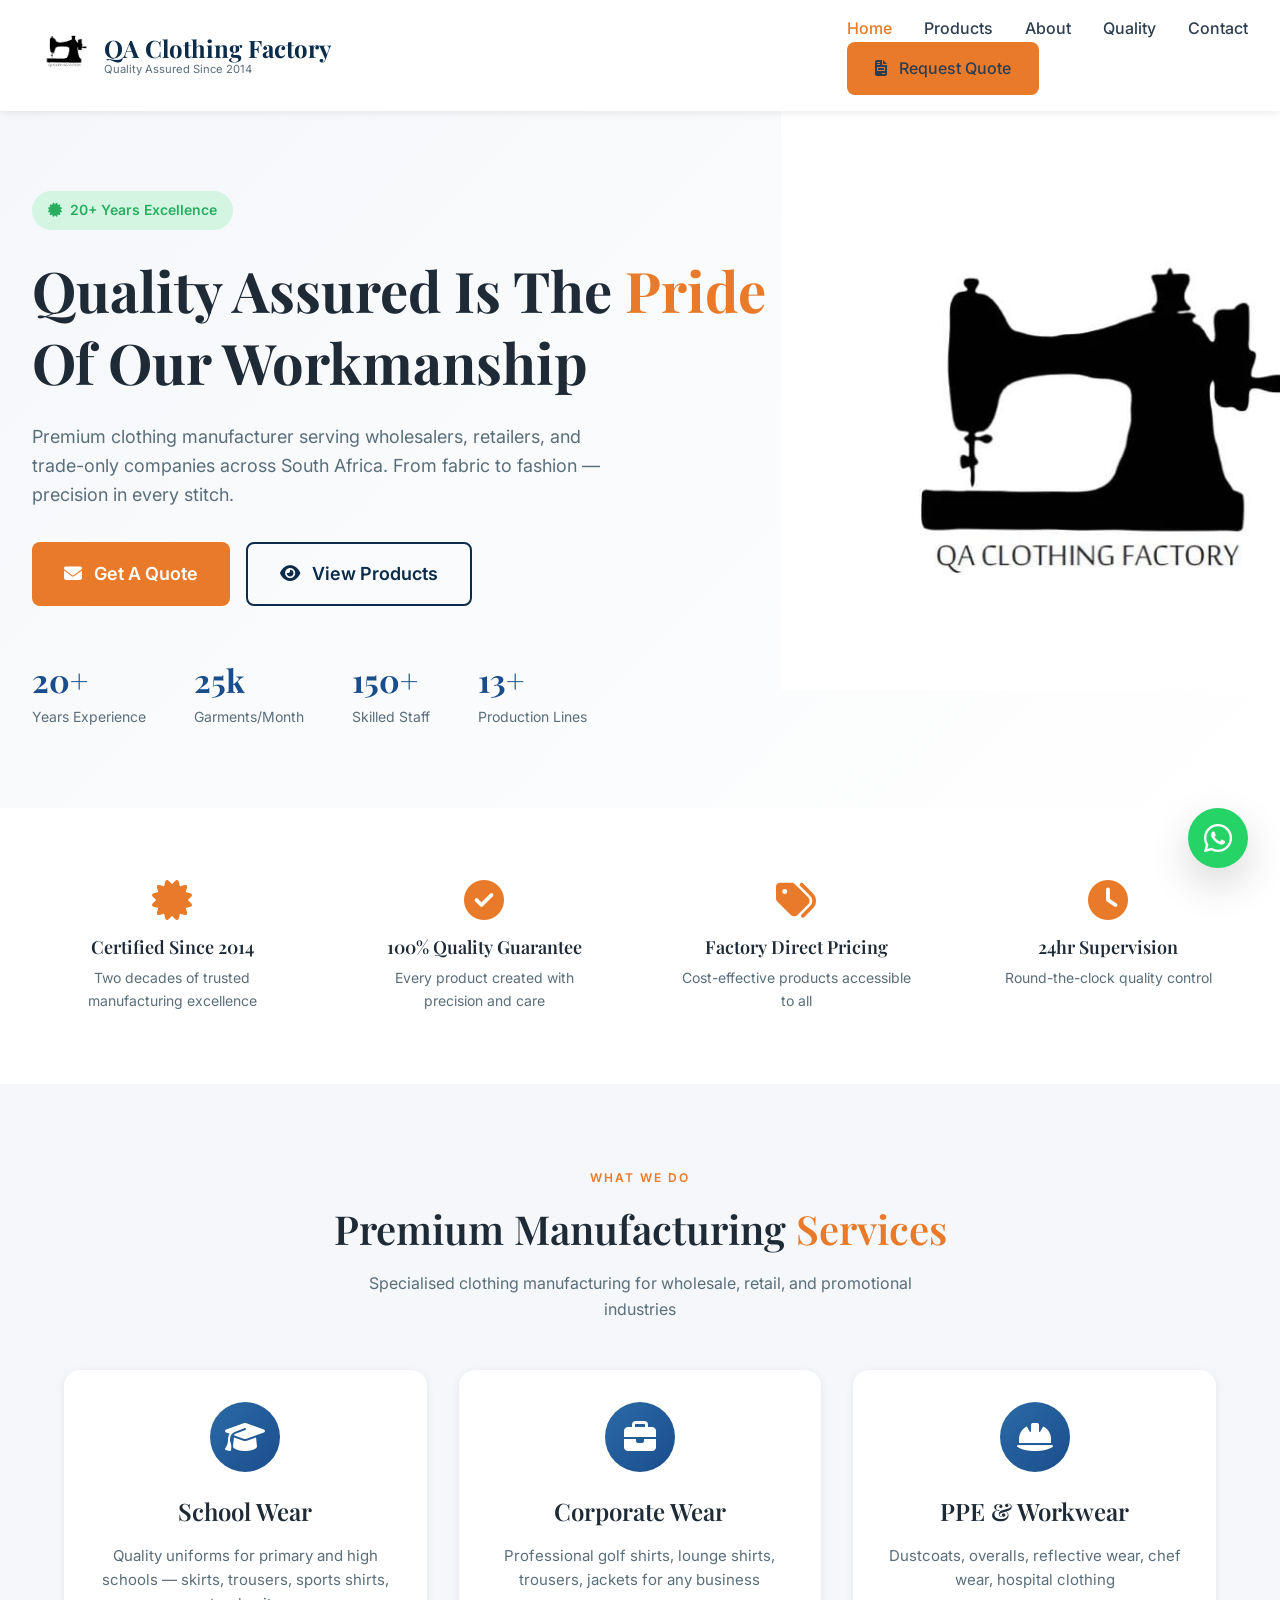
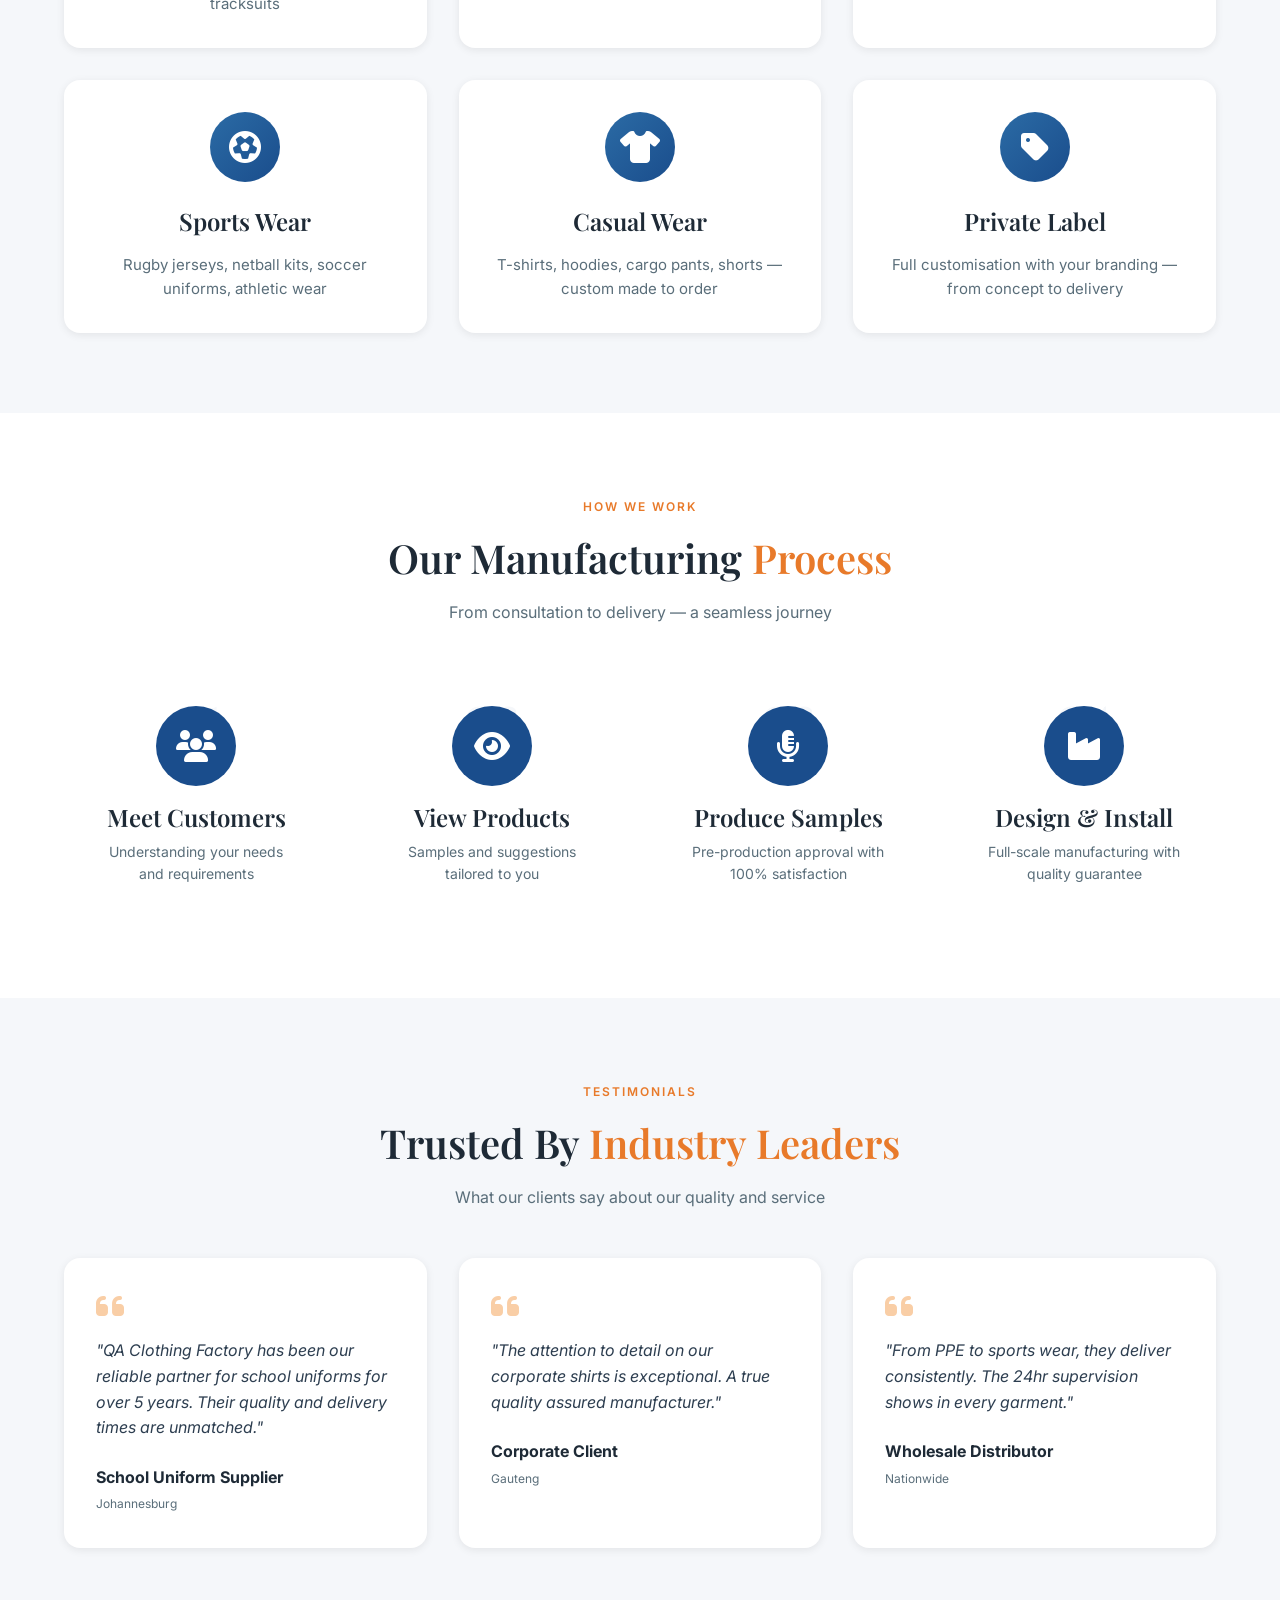
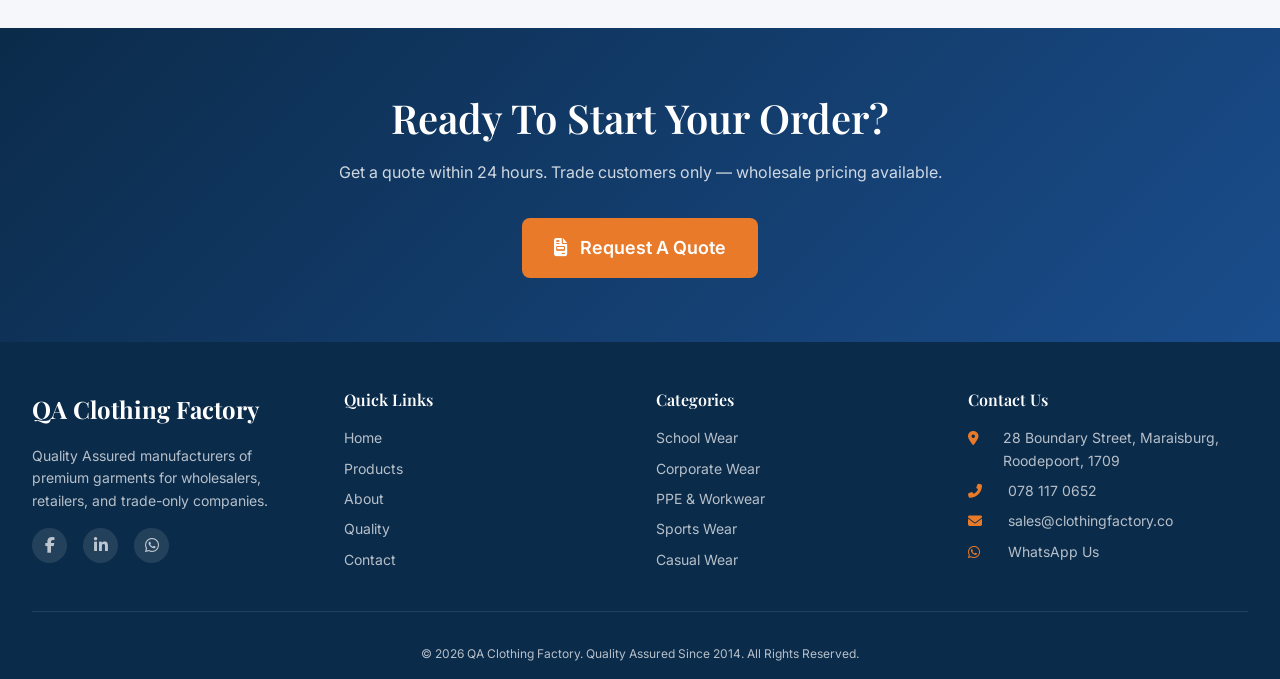
<file: customer-website/index.html>
<!DOCTYPE html>

<html lang="en">
<head>
<meta charset="utf-8"/>
<meta content="width=device-width, initial-scale=1.0" name="viewport"/>
<meta content="QA Clothing Factory - Premium quality assured clothing manufacturer. School wear, corporate wear, PPE, and sports wear. Trade only. 20+ years excellence." name="description"/>
<meta content="clothing manufacturer, school wear, PPE, corporate wear, sports wear, quality assured, trade only, Johannesburg" name="keywords"/>
<meta content="QA Clothing Factory" name="author"/>
<meta content="index, follow" name="robots"/>
<title>QA Clothing Factory | Premium Quality Assured Clothing Manufacturer</title>
<!-- Google Fonts - Variable Fonts for Performance -->
<link href="https://fonts.googleapis.com/css2?family=Inter:opsz,wght@14..32,100..900&amp;family=Playfair+Display:wght@400;500;600;700;800;900&amp;display=swap" rel="stylesheet"/>
<!-- Font Awesome 6 (Professional Icons) -->
<link href="https://cdnjs.cloudflare.com/ajax/libs/font-awesome/6.4.0/css/all.min.css" rel="stylesheet"/>
<!-- Custom CSS -->
<link href="css/style.css" rel="stylesheet"/>
</head>
<body>
<!-- Header -->
<header class="header">
<div class="container">
<div class="logo">
<a href="index.html">
<span class="logo-icon"><img height="60" src="images/logo/logo.jpeg" width="60"/></span>
<div class="logo-text">
<strong>QA</strong> Clothing Factory
                        <small>Quality Assured Since 2014</small>
</div>
</a>
</div>
<button aria-label="Menu" class="mobile-menu-btn">
<i class="fas fa-bars"></i>
</button>
<nav class="navigation">
<ul>
<li><a class="active" href="index.html">Home</a></li>
<li><a href="products.html">Products</a></li>
<li><a href="about.html">About</a></li>
<li><a href="quality.html">Quality</a></li>
<li><a href="contact.html">Contact</a></li>


</ul>
<a class="btn-primary" href="contact.html">
<i class="fas fa-file-invoice"></i> Request Quote
                </a>
</nav>
</div>
</header>
<!-- Hero Section -->
<section class="hero">
<div class="hero-bg"><img alt="" height="579" src="images/logo/logo.jpeg" width="565"/></div>
<div class="container">
<div class="hero-content">
<span class="hero-badge">
<i class="fas fa-certificate"></i> 20+ Years Excellence
                </span>
<h1>Quality Assured Is The <span class="highlight">Pride</span> Of Our Workmanship</h1>
<p class="hero-text">Premium clothing manufacturer serving wholesalers, retailers, and trade-only companies across South Africa. From fabric to fashion — precision in every stitch.</p>
<div class="hero-buttons">
<a class="btn-primary btn-large" href="contact.html">
<i class="fas fa-envelope"></i> Get A Quote
                    </a>
<a class="btn-outline btn-large" href="products.html">
<i class="fas fa-eye"></i> View Products
                    </a>
</div>
<div class="hero-stats">
<div class="stat">
<div class="stat-number">20+</div>
<div class="stat-label">Years Experience</div>
</div>
<div class="stat">
<div class="stat-number">25k</div>
<div class="stat-label">Garments/Month</div>
</div>
<div class="stat">
<div class="stat-number">150+</div>
<div class="stat-label">Skilled Staff</div>
</div>
<div class="stat">
<div class="stat-number">13+</div>
<div class="stat-label">Production Lines</div>
</div>
</div>
</div>
</div>
</section>
<!-- Trust Badges -->
<section class="trust-badges">
<div class="container">
<div class="badges-grid">
<div class="badge">
<i class="fas fa-certificate"></i>
<h3>Certified Since 2014</h3>
<p>Two decades of trusted manufacturing excellence</p>
</div>
<div class="badge">
<i class="fas fa-check-circle"></i>
<h3>100% Quality Guarantee</h3>
<p>Every product created with precision and care</p>
</div>
<div class="badge">
<i class="fas fa-tags"></i>
<h3>Factory Direct Pricing</h3>
<p>Cost-effective products accessible to all</p>
</div>
<div class="badge">
<i class="fas fa-clock"></i>
<h3>24hr Supervision</h3>
<p>Round-the-clock quality control</p>
</div>
</div>
</div>
</section>
<!-- Services Section -->
<section class="services">
<div class="container">
<div class="section-header">
<span class="section-tag">What We Do</span>
<h2>Premium Manufacturing <span class="highlight">Services</span></h2>
<p>Specialised clothing manufacturing for wholesale, retail, and promotional industries</p>
</div>
<div class="services-grid">
<div class="service-card">
<div class="service-icon">
<i class="fas fa-graduation-cap"></i>
</div>
<h3>School Wear</h3>
<p>Quality uniforms for primary and high schools — skirts, trousers, sports shirts, tracksuits</p>
</div>
<div class="service-card">
<div class="service-icon">
<i class="fas fa-briefcase"></i>
</div>
<h3>Corporate Wear</h3>
<p>Professional golf shirts, lounge shirts, trousers, jackets for any business</p>
</div>
<div class="service-card">
<div class="service-icon">
<i class="fas fa-hard-hat"></i>
</div>
<h3>PPE &amp; Workwear</h3>
<p>Dustcoats, overalls, reflective wear, chef wear, hospital clothing</p>
</div>
<div class="service-card">
<div class="service-icon">
<i class="fas fa-futbol"></i>
</div>
<h3>Sports Wear</h3>
<p>Rugby jerseys, netball kits, soccer uniforms, athletic wear</p>
</div>
<div class="service-card">
<div class="service-icon">
<i class="fas fa-tshirt"></i>
</div>
<h3>Casual Wear</h3>
<p>T-shirts, hoodies, cargo pants, shorts — custom made to order</p>
</div>
<div class="service-card">
<div class="service-icon">
<i class="fas fa-tag"></i>
</div>
<h3>Private Label</h3>
<p>Full customisation with your branding — from concept to delivery</p>
</div>
</div>
</div>
</section>
<!-- Process Section -->
<section class="process">
<div class="container">
<div class="section-header">
<span class="section-tag">How We Work</span>
<h2>Our Manufacturing <span class="highlight">Process</span></h2>
<p>From consultation to delivery — a seamless journey</p>
</div>
<div class="process-steps">
<div class="step">
<div class="step-number">01</div>
<div class="step-icon"><i class="fas fa-users"></i></div>
<h3>Meet Customers</h3>
<p>Understanding your needs and requirements</p>
</div>
<div class="step">
<div class="step-number">02</div>
<div class="step-icon"><i class="fas fa-eye"></i></div>
<h3>View Products</h3>
<p>Samples and suggestions tailored to you</p>
</div>
<div class="step">
<div class="step-number">03</div>
<div class="step-icon"><i class="fas fa-microphone-alt"></i></div>
<h3>Produce Samples</h3>
<p>Pre-production approval with 100% satisfaction</p>
</div>
<div class="step">
<div class="step-number">04</div>
<div class="step-icon"><i class="fas fa-industry"></i></div>
<h3>Design &amp; Install</h3>
<p>Full-scale manufacturing with quality guarantee</p>
</div>
</div>
</div>
</section>
<!-- Testimonials Section -->
<section class="testimonials">
<div class="container">
<div class="section-header">
<span class="section-tag">Testimonials</span>
<h2>Trusted By <span class="highlight">Industry Leaders</span></h2>
<p>What our clients say about our quality and service</p>
</div>
<div class="testimonials-grid">
<div class="testimonial-card">
<i class="fas fa-quote-left"></i>
<p>"QA Clothing Factory has been our reliable partner for school uniforms for over 5 years. Their quality and delivery times are unmatched."</p>
<div class="client">
<strong>School Uniform Supplier</strong>
<span>Johannesburg</span>
</div>
</div>
<div class="testimonial-card">
<i class="fas fa-quote-left"></i>
<p>"The attention to detail on our corporate shirts is exceptional. A true quality assured manufacturer."</p>
<div class="client">
<strong>Corporate Client</strong>
<span>Gauteng</span>
</div>
</div>
<div class="testimonial-card">
<i class="fas fa-quote-left"></i>
<p>"From PPE to sports wear, they deliver consistently. The 24hr supervision shows in every garment."</p>
<div class="client">
<strong>Wholesale Distributor</strong>
<span>Nationwide</span>
</div>
</div>
</div>
</div>
</section>
<!-- CTA Section -->
<section class="cta">
<div class="container">
<div class="cta-content">
<h2>Ready To Start Your Order?</h2>
<p>Get a quote within 24 hours. Trade customers only — wholesale pricing available.</p>
<a class="btn-primary btn-large" href="contact.html">
<i class="fas fa-file-invoice"></i> Request A Quote
                </a>
</div>
</div>
</section>
<!-- Footer -->
<footer class="footer">
<div class="container">
<div class="footer-grid">
<div class="footer-about">
<div class="footer-logo">
<strong>QA</strong> Clothing Factory
                    </div>
<p>Quality Assured manufacturers of premium garments for wholesalers, retailers, and trade-only companies.</p>
<div class="social-links">
<a aria-label="Facebook" href="#"><i class="fab fa-facebook-f"></i></a>
<a aria-label="LinkedIn" href="#"><i class="fab fa-linkedin-in"></i></a>
<a aria-label="WhatsApp" href="#"><i class="fab fa-whatsapp"></i></a>
</div>
</div>
<div class="footer-links">
<h4>Quick Links</h4>
<ul>
<li><a href="index.html">Home</a></li>
<li><a href="products.html">Products</a></li>
<li><a href="about.html">About</a></li>
<li><a href="quality.html">Quality</a></li>
<li><a href="contact.html">Contact</a></li>
</ul>
</div>
<div class="footer-products">
<h4>Categories</h4>
<ul>
<li>School Wear</li>
<li>Corporate Wear</li>
<li>PPE &amp; Workwear</li>
<li>Sports Wear</li>
<li>Casual Wear</li>
</ul>
</div>
<div class="footer-contact">
<h4>Contact Us</h4>
<ul class="contact-info">
<li><i class="fas fa-map-marker-alt"></i> 28 Boundary Street, Maraisburg, Roodepoort, 1709</li>
<li><i class="fas fa-phone-alt"></i> <a href="tel:0781170652">078 117 0652</a></li>
<li><i class="fas fa-envelope"></i> <a href="mailto:sales@clothingfactory.co">sales@clothingfactory.co</a></li>
<li><i class="fab fa-whatsapp"></i> <a href="https://wa.me/27821170652">WhatsApp Us</a></li>
</ul>
</div>
</div>
<div class="footer-bottom">
<p>© 2026 QA Clothing Factory. Quality Assured Since 2014. All Rights Reserved.</p>
</div>
</div>
</footer>
<!-- Floating WhatsApp -->
<a aria-label="Chat on WhatsApp" class="whatsapp-float" href="https://wa.me/2781170652" target="_blank">
<i class="fab fa-whatsapp"></i>
</a>
<script src="js/main.js"></script>
</body>
</html>
</file>
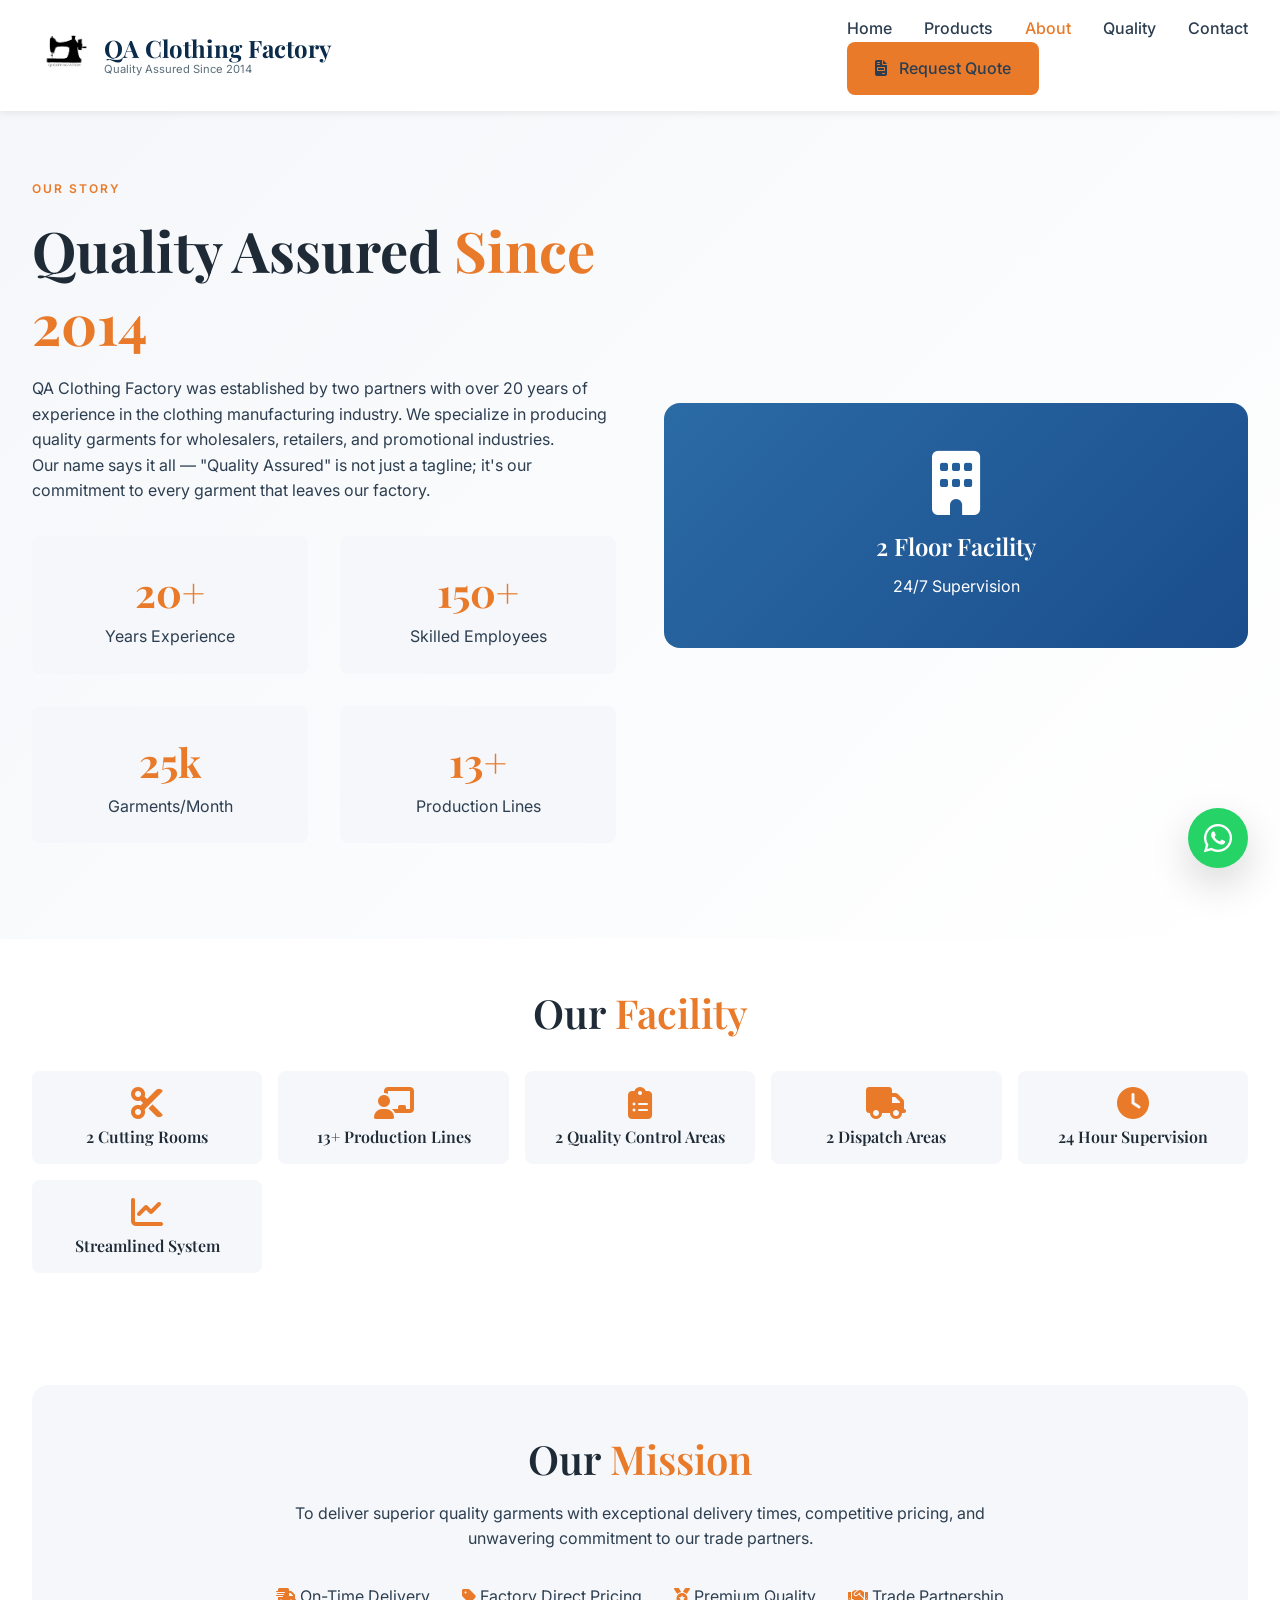
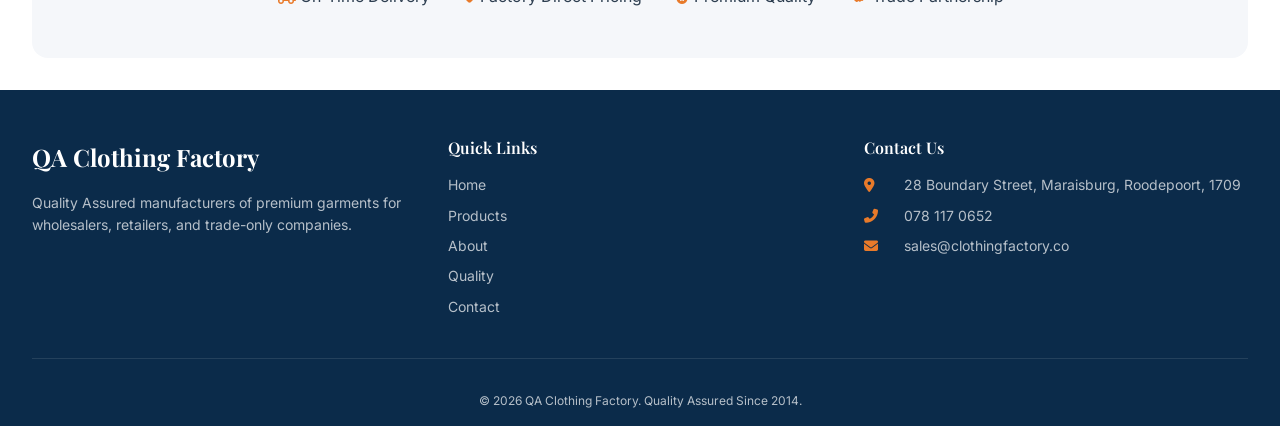
<file: customer-website/about.html>
<!DOCTYPE html>

<html lang="en">
<head>
<meta charset="utf-8"/>
<meta content="width=device-width, initial-scale=1.0" name="viewport"/>
<meta content="Learn about QA Clothing Factory - 20+ years experience, 150+ employees, 25,000 garments monthly. Quality assured manufacturing since 2014." name="description"/>
<title>About Us - QA Clothing Factory</title>
<link href="https://fonts.googleapis.com/css2?family=Inter:opsz,wght@14..32,100..900&amp;family=Playfair+Display:wght@400;500;600;700;800;900&amp;display=swap" rel="stylesheet"/>
<link href="https://cdnjs.cloudflare.com/ajax/libs/font-awesome/6.4.0/css/all.min.css" rel="stylesheet"/>
<link href="css/style.css" rel="stylesheet"/>
<style>
        .about-hero {
            background: linear-gradient(135deg, var(--gray-bg) 0%, var(--white) 100%);
            padding: 4rem 0;
        }
        
        .about-grid {
            display: grid;
            grid-template-columns: 1fr 1fr;
            gap: 3rem;
            align-items: center;
        }
        
        .about-content h2 {
            margin-bottom: 1rem;
        }
        
        .stats-grid {
            display: grid;
            grid-template-columns: repeat(2, 1fr);
            gap: 2rem;
            margin: 2rem 0;
        }
        
        .stat-item {
            text-align: center;
            padding: 1.5rem;
            background: var(--gray-bg);
            border-radius: var(--border-radius);
        }
        
        .stat-number-large {
            font-family: var(--font-heading);
            font-size: 2.5rem;
            font-weight: 700;
            color: var(--accent);
        }
        
        .facility-grid {
            display: grid;
            grid-template-columns: repeat(auto-fit, minmax(200px, 1fr));
            gap: 1rem;
            margin: 2rem 0;
        }
        
        .facility-item {
            background: var(--gray-bg);
            padding: 1rem;
            border-radius: var(--border-radius);
            text-align: center;
        }
        
        .facility-item i {
            font-size: 2rem;
            color: var(--accent);
            margin-bottom: 0.5rem;
        }
        
        @media (max-width: 768px) {
            .about-grid {
                grid-template-columns: 1fr;
                gap: 2rem;
            }
        }
    </style>
</head>
<body>
<header class="header">
<div class="container">
<div class="logo">
<a href="index.html">
<span class="logo-icon"><img height="60" src="images/logo/logo.jpeg" width="60"/></span>
<div class="logo-text">
<strong>QA</strong> Clothing Factory
                        <small>Quality Assured Since 2014</small>
</div>
</a>
</div>
<button aria-label="Menu" class="mobile-menu-btn">
<i class="fas fa-bars"></i>
</button>
<nav class="navigation">
<ul>
<li><a href="index.html">Home</a></li>
<li><a href="products.html">Products</a></li>
<li><a class="active" href="about.html">About</a></li>
<li><a href="quality.html">Quality</a></li>
<li><a href="contact.html">Contact</a></li>


</ul>
<a class="btn-primary" href="contact.html">
<i class="fas fa-file-invoice"></i> Request Quote
                </a>
</nav>
</div>
</header>
<section class="about-hero">
<div class="container">
<div class="about-grid">
<div class="about-content">
<span class="section-tag">Our Story</span>
<h1>Quality Assured <span class="highlight">Since 2014</span></h1>
<p>QA Clothing Factory was established by two partners with over 20 years of experience in the clothing manufacturing industry. We specialize in producing quality garments for wholesalers, retailers, and promotional industries.</p>
<p>Our name says it all — "Quality Assured" is not just a tagline; it's our commitment to every garment that leaves our factory.</p>
<div class="stats-grid">
<div class="stat-item">
<div class="stat-number-large">20+</div>
<div>Years Experience</div>
</div>
<div class="stat-item">
<div class="stat-number-large">150+</div>
<div>Skilled Employees</div>
</div>
<div class="stat-item">
<div class="stat-number-large">25k</div>
<div>Garments/Month</div>
</div>
<div class="stat-item">
<div class="stat-number-large">13+</div>
<div>Production Lines</div>
</div>
</div>
</div>
<div class="about-image">
<div style="background: linear-gradient(135deg, var(--primary-light), var(--primary)); padding: 3rem; border-radius: var(--border-radius-lg); text-align: center; color: white;">
<i class="fas fa-building" style="font-size: 4rem;"></i>
<h3 style="color: white; margin-top: 1rem;">2 Floor Facility</h3>
<p>24/7 Supervision</p>
</div>
</div>
</div>
</div>
</section>
<div class="container">
<section style="padding: 3rem 0;">
<h2 style="text-align: center;">Our <span class="highlight">Facility</span></h2>
<div class="facility-grid">
<div class="facility-item">
<i class="fas fa-cut"></i>
<h4>2 Cutting Rooms</h4>
</div>
<div class="facility-item">
<i class="fas fa-chalkboard-user"></i>
<h4>13+ Production Lines</h4>
</div>
<div class="facility-item">
<i class="fas fa-clipboard-list"></i>
<h4>2 Quality Control Areas</h4>
</div>
<div class="facility-item">
<i class="fas fa-truck"></i>
<h4>2 Dispatch Areas</h4>
</div>
<div class="facility-item">
<i class="fas fa-clock"></i>
<h4>24 Hour Supervision</h4>
</div>
<div class="facility-item">
<i class="fas fa-chart-line"></i>
<h4>Streamlined System</h4>
</div>
</div>
</section>
<section style="padding: 3rem 0; background: var(--gray-bg); margin: 2rem 0; border-radius: var(--border-radius-lg);">
<div class="container" style="text-align: center;">
<h2>Our <span class="highlight">Mission</span></h2>
<p style="max-width: 700px; margin: 1rem auto;">To deliver superior quality garments with exceptional delivery times, competitive pricing, and unwavering commitment to our trade partners.</p>
<div style="display: flex; justify-content: center; gap: 2rem; margin-top: 2rem; flex-wrap: wrap;">
<div><i class="fas fa-truck-fast" style="color: var(--accent);"></i> On-Time Delivery</div>
<div><i class="fas fa-tag" style="color: var(--accent);"></i> Factory Direct Pricing</div>
<div><i class="fas fa-medal" style="color: var(--accent);"></i> Premium Quality</div>
<div><i class="fas fa-handshake" style="color: var(--accent);"></i> Trade Partnership</div>
</div>
</div>
</section>
</div>
<footer class="footer">
<div class="container">
<div class="footer-grid">
<div class="footer-about">
<div class="footer-logo"><strong>QA</strong> Clothing Factory</div>
<p>Quality Assured manufacturers of premium garments for wholesalers, retailers, and trade-only companies.</p>
</div>
<div class="footer-links">
<h4>Quick Links</h4>
<ul>
<li><a href="index.html">Home</a></li>
<li><a href="products.html">Products</a></li>
<li><a href="about.html">About</a></li>
<li><a href="quality.html">Quality</a></li>
<li><a href="contact.html">Contact</a></li>
</ul>
</div>
<div class="footer-contact">
<h4>Contact Us</h4>
<ul class="contact-info">
<li><i class="fas fa-map-marker-alt"></i> 28 Boundary Street, Maraisburg, Roodepoort, 1709</li>
<li><i class="fas fa-phone-alt"></i> <a href="tel:0781170652">078 117 0652</a></li>
<li><i class="fas fa-envelope"></i> <a href="mailto:sales@clothingfactory.co">sales@clothingfactory.co</a></li>
</ul>
</div>
</div>
<div class="footer-bottom">
<p>© 2026 QA Clothing Factory. Quality Assured Since 2014.</p>
</div>
</div>
</footer>
<a class="whatsapp-float" href="https://wa.me/2781170652" target="_blank">
<i class="fab fa-whatsapp"></i>
</a>
<script src="js/main.js"></script>
</body>
</html>
</file>
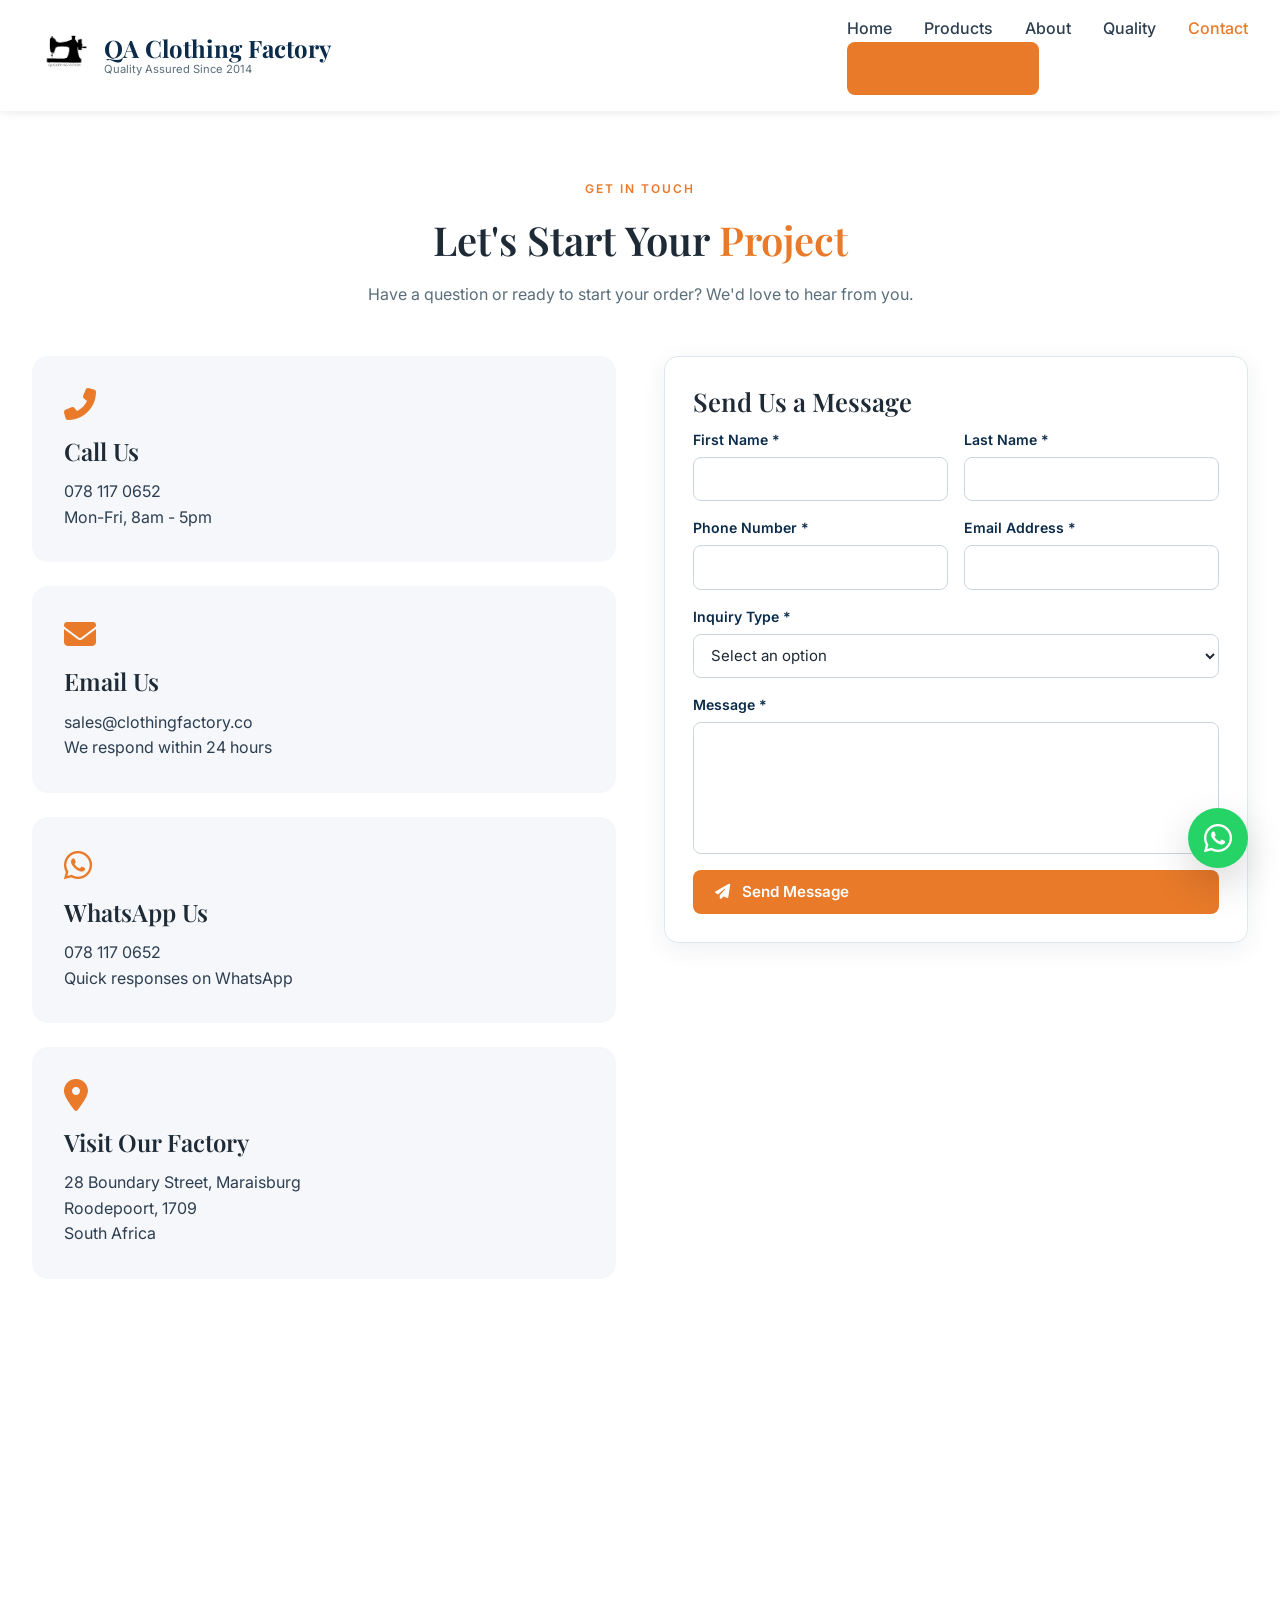
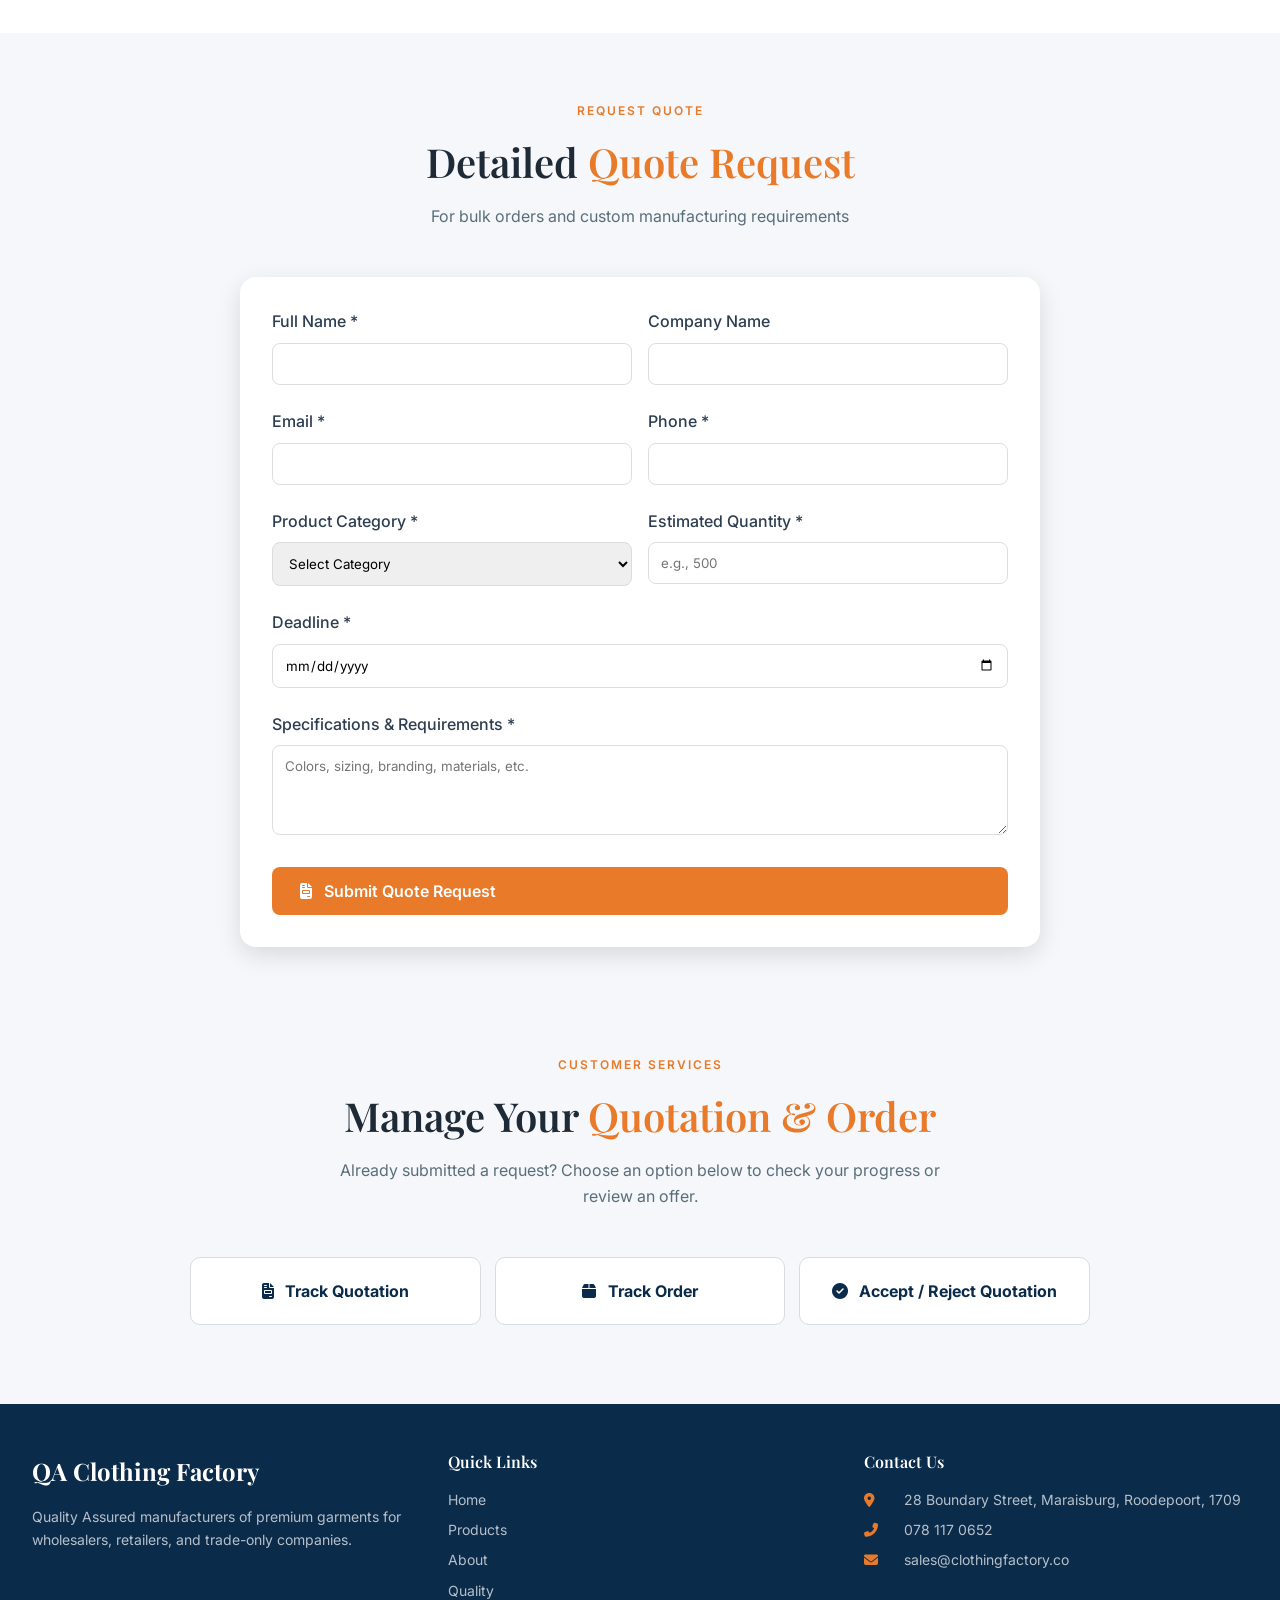
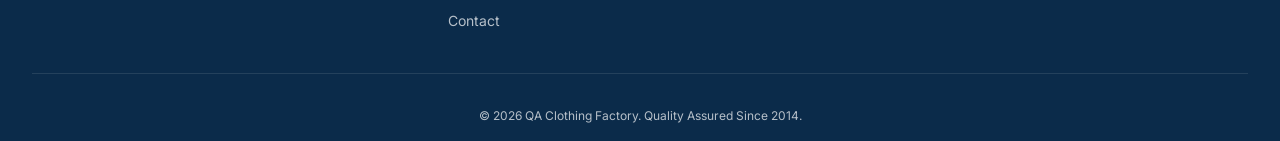
<file: customer-website/contact.html>
<!DOCTYPE html>

<html lang="en">
<head>
<meta charset="utf-8"/>
<meta content="width=device-width, initial-scale=1.0" name="viewport"/>
<meta content="Contact QA Clothing Factory for quotes and inquiries. Get in touch for school wear, corporate wear, PPE, and sports wear manufacturing." name="description"/>
<title>Contact Us - QA Clothing Factory</title>
<link href="https://fonts.googleapis.com/css2?family=Inter:opsz,wght@14..32,100..900&amp;family=Playfair+Display:wght@400;500;600;700;800;900&amp;display=swap" rel="stylesheet"/>
<link href="https://cdnjs.cloudflare.com/ajax/libs/font-awesome/6.4.0/css/all.min.css" rel="stylesheet"/>
<link href="css/style.css" rel="stylesheet"/>
<style>
        .contact-section {
            padding: 4rem 0;
        }
        
        .contact-grid {
            display: grid;
            grid-template-columns: 1fr 1fr;
            gap: 3rem;
        }
        
        .contact-info-card {
            background: var(--gray-bg);
            padding: 2rem;
            border-radius: var(--border-radius-lg);
            margin-bottom: 1.5rem;
        }
        
        .contact-info-card i {
            font-size: 2rem;
            color: var(--accent);
            margin-bottom: 1rem;
        }
        
        .contact-form {
            background: var(--white);
            padding: 2rem;
            border-radius: var(--border-radius-lg);
            box-shadow: var(--shadow-md);
        }
        
        .form-group {
            margin-bottom: 1.5rem;
        }
        
        .form-group label {
            display: block;
            margin-bottom: 0.5rem;
            font-weight: 500;
        }
        
        .form-group input,
        .form-group select,
        .form-group textarea {
            width: 100%;
            padding: 0.75rem;
            border: 1px solid #ddd;
            border-radius: var(--border-radius);
            font-family: var(--font-body);
            transition: var(--transition);
        }
        
        .form-group input:focus,
        .form-group select:focus,
        .form-group textarea:focus {
            outline: none;
            border-color: var(--accent);
            box-shadow: 0 0 0 3px rgba(232,122,42,0.1);
        }
        
        .form-row {
            display: grid;
            grid-template-columns: 1fr 1fr;
            gap: 1rem;
        }
        
        .map-container {
            margin-top: 2rem;
            border-radius: var(--border-radius-lg);
            overflow: hidden;
        }
        
        .business-hours {
            margin-top: 1rem;
            padding: 1rem;
            background: var(--white);
            border-radius: var(--border-radius);
        }
        
        @media (max-width: 992px) {
            .contact-grid {
                grid-template-columns: 1fr;
                gap: 2rem;
            }
        }
        
        @media (max-width: 576px) {
            .form-row {
                grid-template-columns: 1fr;
                gap: 0;
            }
        }
    </style>
</head>
<body>
<header class="header">
<div class="container">
<div class="logo">
<a href="index.html">
<span class="logo-icon"><img height="60" src="images/logo/logo.jpeg" width="60"/></span>
<div class="logo-text">
<strong>QA</strong> Clothing Factory
                        <small>Quality Assured Since 2014</small>
</div>
</a>
</div>
<button aria-label="Menu" class="mobile-menu-btn">
<i class="fas fa-bars"></i>
</button>
<nav class="navigation">
<ul>
<li><a href="index.html">Home</a></li>
<li><a href="products.html">Products</a></li>
<li><a href="about.html">About</a></li>
<li><a href="quality.html">Quality</a></li>
<li><a class="active" href="contact.html">Contact</a></li>


</ul>
<a class="btn-primary" href="contact.html">
<i class="fas fa-file-invoice"></i> Request Quote
                </a>
</nav>
</div>
</header>
<section class="contact-section">
<div class="container">
<div class="section-header">
<span class="section-tag">Get In Touch</span>
<h2>Let's Start Your <span class="highlight">Project</span></h2>
<p>Have a question or ready to start your order? We'd love to hear from you.</p>
</div>
<div class="contact-grid">
<!-- Contact Information -->
<div>
<div class="contact-info-card">
<i class="fas fa-phone-alt"></i>
<h3>Call Us</h3>
<p><a href="tel:0781170652">078 117 0652</a></p>
<p>Mon-Fri, 8am - 5pm</p>
</div>
<div class="contact-info-card">
<i class="fas fa-envelope"></i>
<h3>Email Us</h3>
<p><a href="mailto:sales@clothingfactory.co">sales@clothingfactory.co</a></p>
<p>We respond within 24 hours</p>
</div>
<div class="contact-info-card">
<i class="fab fa-whatsapp"></i>
<h3>WhatsApp Us</h3>
<p><a href="https://wa.me/2781170652">078 117 0652</a></p>
<p>Quick responses on WhatsApp</p>
</div>
<div class="contact-info-card">
<i class="fas fa-map-marker-alt"></i>
<h3>Visit Our Factory</h3>
<p>28 Boundary Street, Maraisburg<br/>Roodepoort, 1709<br/>South Africa</p>
</div>
<div class="map-container">
<iframe allowfullscreen="" height="250" loading="lazy" src="https://maps.google.com/maps?q=28+Boundary+Street+Maraisburg+Roodepoort&amp;t=&amp;z=15&amp;ie=UTF8&amp;iwloc=&amp;output=embed" style="border:0;" width="100%">
</iframe>
</div>
</div>
<!-- Contact Form -->
<div class="contact-form">
<h3>Send Us a Message</h3>
<form id="contactForm" method="POST">
<div class="form-row">
<div class="form-group">
<label for="firstname">First Name *</label>
<input id="firstname" name="firstname" required="" type="text"/>
</div>
<div class="form-group">
<label for="lastname">Last Name *</label>
<input id="lastname" name="lastname" required="" type="text"/>
</div>
</div>
<div class="form-row">
<div class="form-group">
<label for="phone">Phone Number *</label>
<input id="phone" name="phone" required="" type="tel"/>
</div>
<div class="form-group">
<label for="email">Email Address *</label>
<input id="email" name="email" required="" type="email"/>
</div>
</div>
<div class="form-group">
<label for="inquiry">Inquiry Type *</label>
<select id="inquiry" name="inquiry_type" required="">
<option value="">Select an option</option>
<option value="General">General Inquiry</option>
<option value="Quote">Request a Quote</option>
<option value="School Wear">School Wear</option>
<option value="Corporate Wear">Corporate Wear</option>
<option value="PPE">PPE / Workwear</option>
<option value="Sports Wear">Sports Wear</option>
<option value="Custom">Custom Manufacturing</option>
</select>
</div>
<div class="form-group">
<label for="message">Message *</label>
<textarea id="message" name="message" required="" rows="5"></textarea>
</div>
<button class="btn-primary" style="width: 100%;" type="submit">
<i class="fas fa-paper-plane"></i> Send Message
                        </button>
</form>
</div>
</div>
</div>
</section>
<!-- Quote Request Form Section -->
<section style="background: var(--gray-bg); padding: 4rem 0;">
<div class="container">
<div class="section-header">
<span class="section-tag">Request Quote</span>
<h2>Detailed <span class="highlight">Quote Request</span></h2>
<p>For bulk orders and custom manufacturing requirements</p>
</div>
<div class="contact-form" style="max-width: 800px; margin: 0 auto;">
<form id="quoteForm" method="POST">
<div class="form-row">
<div class="form-group">
<label for="quote_name">Full Name *</label>
<input autocomplete="name" id="quote_name" maxlength="100" minlength="2" name="fullname" required="" type="text"/>
</div>
<div class="form-group">
<label for="quote_company">Company Name</label>
<input autocomplete="organization" id="quote_company" maxlength="150" name="company" type="text"/>
</div>
</div>
<div class="form-row">
<div class="form-group">
<label for="quote_email">Email *</label>
<input id="quote_email" maxlength="254" name="email" required="" type="email"/>
</div>
<div class="form-group">
<label for="quote_phone">Phone *</label>
<input id="quote_phone" maxlength="30" name="phone" required="" type="tel"/>
</div>
</div>
<div class="form-row">
<div class="form-group">
<label for="quote_category">Product Category *</label>
<select id="quote_category" name="category" required="">
<option value="">Select Category</option>
<option value="School Wear">School Wear</option>
<option value="Corporate Wear">Corporate Wear</option>
<option value="PPE / Workwear">PPE / Workwear</option>
<option value="Sports Wear">Sports Wear</option>
<option value="Casual Wear">Casual Wear</option>
<option value="Other">Other</option>
</select>
</div>
<div class="form-group">
<label for="quote_quantity">Estimated Quantity *</label>
<input id="quote_quantity" max="1000000" min="1" name="quantity" placeholder="e.g., 500" required="" step="1" type="number"/>
</div>
</div>
<div class="form-group">
<label for="quote_deadline">Deadline *</label>
<input id="quote_deadline" name="deadline" required="" type="date"/>
</div>
<div class="form-group">
<label for="quote_specs">Specifications &amp; Requirements *</label>
<textarea id="quote_specs" maxlength="10000" minlength="10" name="specifications" placeholder="Colors, sizing, branding, materials, etc." required="" rows="4"></textarea>
</div>
<button class="btn-primary" style="width: 100%;" type="submit">
<i class="fas fa-file-invoice"></i> Submit Quote Request
                    </button>
</form>
</div>
</div>
</section>
<section aria-labelledby="customer-services-heading" class="customer-services" id="customer-services">
<div class="container">
<div class="section-header"><span class="section-tag">Customer Services</span><h2 id="customer-services-heading">Manage Your <span class="highlight">Quotation &amp; Order</span></h2><p>Already submitted a request? Choose an option below to check your progress or review an offer.</p></div>
<div aria-label="Customer service options" class="customer-service-actions" role="group">
<button aria-controls="customer-panel-quote" aria-expanded="false" class="customer-service-trigger" data-customer-panel="quote" type="button"><i aria-hidden="true" class="fas fa-file-invoice"></i><span>Track Quotation</span></button>
<button aria-controls="customer-panel-order" aria-expanded="false" class="customer-service-trigger" data-customer-panel="order" type="button"><i aria-hidden="true" class="fas fa-box"></i><span>Track Order</span></button>
<button aria-controls="customer-panel-decision" aria-expanded="false" class="customer-service-trigger" data-customer-panel="decision" type="button"><i aria-hidden="true" class="fas fa-check-circle"></i><span>Accept / Reject Quotation</span></button>
</div>
<div class="customer-service-panel" hidden id="customer-panel-quote">
<h3>Track your quotation</h3>
<p>Enter your quotation reference to continue to secure tracking. You will enter your private 12-digit PIN on the next page.</p>
<form class="customer-service-form" data-customer-form="quote" novalidate>
<label for="customer-quote-reference">Quotation reference</label>
<input id="customer-quote-reference" maxlength="40" name="reference" placeholder="QA-YYYYMMDD-XXXXXXXXXXXX" autocomplete="off" required>
<button class="btn-primary" type="submit">Continue to quotation tracking</button>
<p aria-live="polite" class="customer-service-message" hidden role="status"></p>
</form>
</div>
<div class="customer-service-panel" hidden id="customer-panel-order">
<h3>Track your order</h3>
<p>Enter your quotation reference to continue. Your private 12-digit PIN will be required to verify your information.</p>
<form class="customer-service-form" data-customer-form="order" novalidate>
<label for="customer-order-reference">Quotation reference</label>
<input id="customer-order-reference" maxlength="40" name="reference" placeholder="QA-YYYYMMDD-XXXXXXXXXXXX" autocomplete="off" required>
<button class="btn-primary" type="submit">Continue to order tracking</button>
<p aria-live="polite" class="customer-service-message" hidden role="status"></p>
</form>
</div>
<div class="customer-service-panel" hidden id="customer-panel-decision">
<h3>Review your quotation</h3>
<p>Enter your quotation reference to review a quoted offer. You will verify your private 12-digit PIN before you can accept or reject it.</p>
<form class="customer-service-form" data-customer-form="decision" novalidate>
<label for="customer-decision-reference">Quotation reference</label>
<input id="customer-decision-reference" maxlength="40" name="reference" placeholder="QA-YYYYMMDD-XXXXXXXXXXXX" autocomplete="off" required>
<button class="btn-primary" type="submit">Continue to quotation review</button>
<p aria-live="polite" class="customer-service-message" hidden role="status"></p>
</form>
<p class="customer-service-note">Only quotations marked as Quoted with a valid amount and no previous customer decision can be accepted or rejected.</p>
</div>
</div></section><footer class="footer">
<div class="container">
<div class="footer-grid">
<div class="footer-about">
<div class="footer-logo"><strong>QA</strong> Clothing Factory</div>
<p>Quality Assured manufacturers of premium garments for wholesalers, retailers, and trade-only companies.</p>
</div>
<div class="footer-links">
<h4>Quick Links</h4>
<ul>
<li><a href="index.html">Home</a></li>
<li><a href="products.html">Products</a></li>
<li><a href="about.html">About</a></li>
<li><a href="quality.html">Quality</a></li>
<li><a href="contact.html">Contact</a></li>
</ul>
</div>
<div class="footer-contact">
<h4>Contact Us</h4>
<ul class="contact-info">
<li><i class="fas fa-map-marker-alt"></i> 28 Boundary Street, Maraisburg, Roodepoort, 1709</li>
<li><i class="fas fa-phone-alt"></i> <a href="tel:0781170652">078 117 0652</a></li>
<li><i class="fas fa-envelope"></i> <a href="mailto:sales@clothingfactory.co">sales@clothingfactory.co</a></li>
</ul>
</div>
</div>
<div class="footer-bottom">
<p>© 2026 QA Clothing Factory. Quality Assured Since 2014.</p>
</div>
</div>
</footer>
<a class="whatsapp-float" href="https://wa.me/2781170652" target="_blank">
<i class="fab fa-whatsapp"></i>
</a>
<script src="js/main.js"></script>
<script src="js/customer-forms.js"></script>
<script>
      (function () {
        const deadline = document.getElementById('quote_deadline');
        if (!deadline) return;
        const now = new Date();
        const localToday = new Date(now.getTime() - now.getTimezoneOffset() * 60000)
          .toISOString().slice(0, 10);
        deadline.min = localToday;
      })();
    </script>
<script src="js/contact-customer-services.js"></script></body>
</html>
</file>
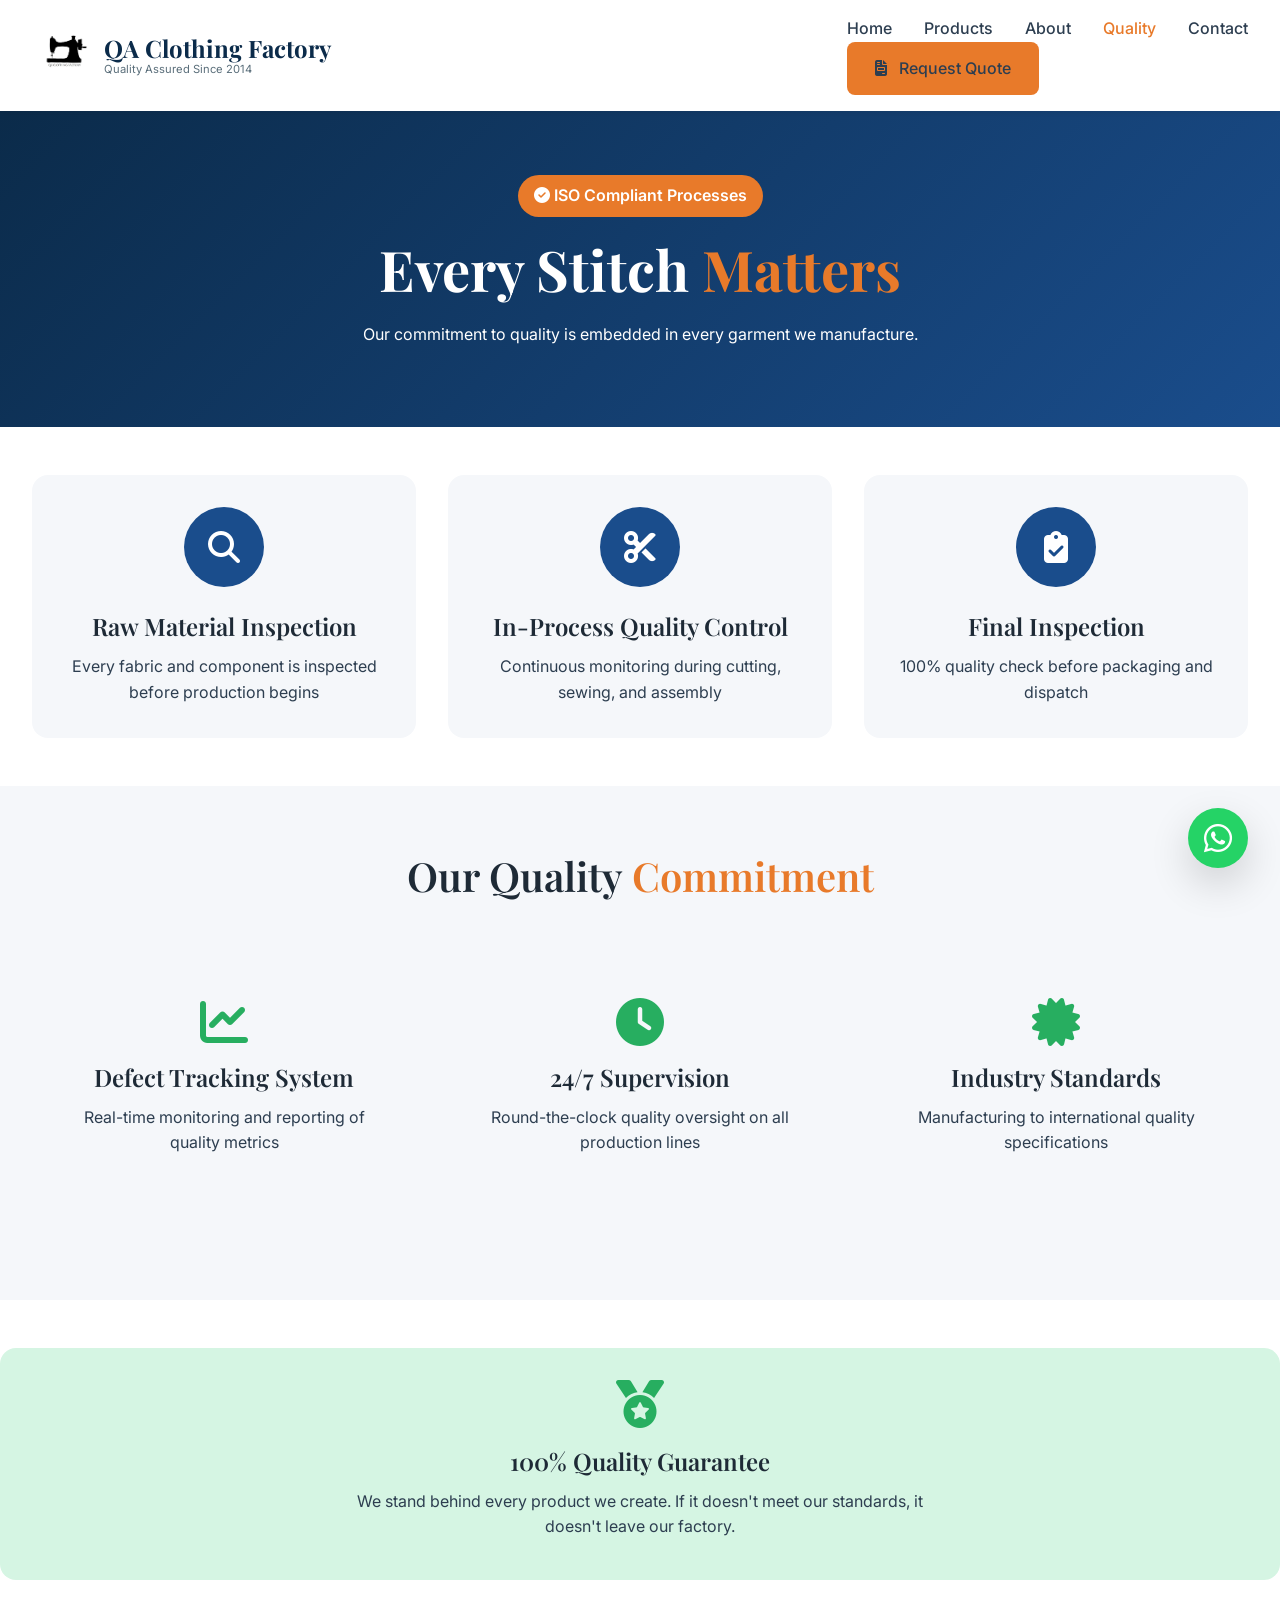
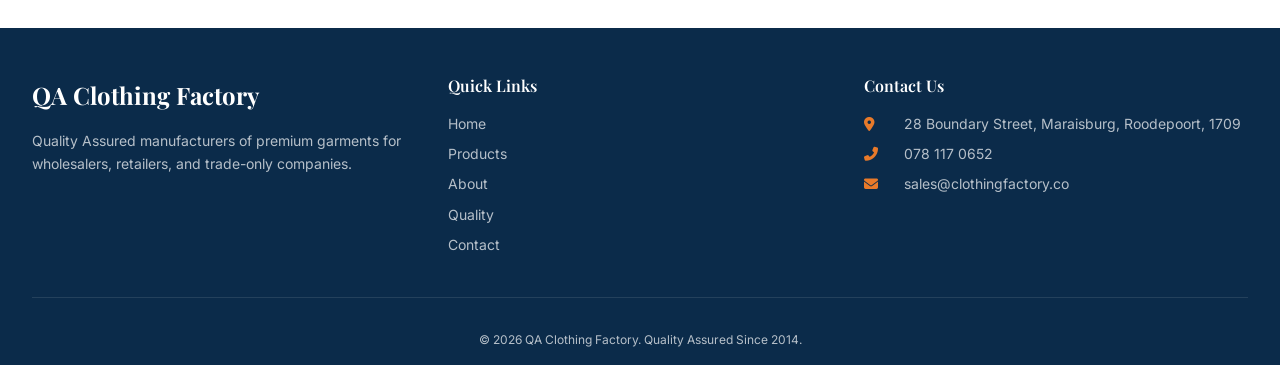
<file: customer-website/quality.html>
<!DOCTYPE html>

<html lang="en">
<head>
<meta charset="utf-8"/>
<meta content="width=device-width, initial-scale=1.0" name="viewport"/>
<meta content="QA Clothing Factory's quality assurance process - from raw material inspection to final packaging. Every stitch matters." name="description"/>
<title>Quality Assurance - QA Clothing Factory</title>
<link href="https://fonts.googleapis.com/css2?family=Inter:opsz,wght@14..32,100..900&amp;family=Playfair+Display:wght@400;500;600;700;800;900&amp;display=swap" rel="stylesheet"/>
<link href="https://cdnjs.cloudflare.com/ajax/libs/font-awesome/6.4.0/css/all.min.css" rel="stylesheet"/>
<link href="css/style.css" rel="stylesheet"/>
<style>
        .quality-hero {
            background: linear-gradient(135deg, var(--primary-dark), var(--primary));
            color: white;
            text-align: center;
            padding: 4rem 0;
        }
        
        .quality-hero h1 {
            color: white;
        }
        
        .quality-badge {
            background: var(--accent);
            color: white;
            display: inline-block;
            padding: 0.5rem 1rem;
            border-radius: 50px;
            font-weight: 600;
            margin-bottom: 1rem;
        }
        
        .process-grid {
            display: grid;
            grid-template-columns: repeat(auto-fit, minmax(300px, 1fr));
            gap: 2rem;
            padding: 3rem 0;
        }
        
        .process-step-card {
            text-align: center;
            padding: 2rem;
            background: var(--gray-bg);
            border-radius: var(--border-radius-lg);
            transition: var(--transition);
        }
        
        .process-step-card:hover {
            transform: translateY(-5px);
            box-shadow: var(--shadow-md);
        }
        
        .step-icon {
            width: 80px;
            height: 80px;
            background: var(--primary);
            border-radius: 50%;
            display: flex;
            align-items: center;
            justify-content: center;
            margin: 0 auto 1.5rem;
        }
        
        .step-icon i {
            font-size: 2rem;
            color: white;
        }
        
        .commitment-grid {
            display: grid;
            grid-template-columns: repeat(3, 1fr);
            gap: 2rem;
            padding: 3rem 0;
        }
        
        .commitment-item {
            text-align: center;
            padding: 2rem;
        }
        
        .commitment-item i {
            font-size: 3rem;
            color: var(--success);
            margin-bottom: 1rem;
        }
        
        @media (max-width: 768px) {
            .commitment-grid {
                grid-template-columns: 1fr;
            }
        }
    </style>
</head>
<body>
<header class="header">
<div class="container">
<div class="logo">
<a href="index.html">
<span class="logo-icon"><img height="60" src="images/logo/logo.jpeg" width="60"/></span>
<div class="logo-text">
<strong>QA</strong> Clothing Factory
                        <small>Quality Assured Since 2014</small>
</div>
</a>
</div>
<button aria-label="Menu" class="mobile-menu-btn">
<i class="fas fa-bars"></i>
</button>
<nav class="navigation">
<ul>
<li><a href="index.html">Home</a></li>
<li><a href="products.html">Products</a></li>
<li><a href="about.html">About</a></li>
<li><a class="active" href="quality.html">Quality</a></li>
<li><a href="contact.html">Contact</a></li>


</ul>
<a class="btn-primary" href="contact.html">
<i class="fas fa-file-invoice"></i> Request Quote
                </a>
</nav>
</div>
</header>
<section class="quality-hero">
<div class="container">
<div class="quality-badge">
<i class="fas fa-check-circle"></i> ISO Compliant Processes
            </div>
<h1>Every Stitch <span class="highlight">Matters</span></h1>
<p style="max-width: 700px; margin: 1rem auto;">Our commitment to quality is embedded in every garment we manufacture.</p>
</div>
</section>
<div class="container">
<div class="process-grid">
<div class="process-step-card">
<div class="step-icon"><i class="fas fa-search"></i></div>
<h3>Raw Material Inspection</h3>
<p>Every fabric and component is inspected before production begins</p>
</div>
<div class="process-step-card">
<div class="step-icon"><i class="fas fa-cut"></i></div>
<h3>In-Process Quality Control</h3>
<p>Continuous monitoring during cutting, sewing, and assembly</p>
</div>
<div class="process-step-card">
<div class="step-icon"><i class="fas fa-clipboard-check"></i></div>
<h3>Final Inspection</h3>
<p>100% quality check before packaging and dispatch</p>
</div>
</div>
</div>
<section style="background: var(--gray-bg); padding: 4rem 0;">
<div class="container">
<h2 style="text-align: center;">Our Quality <span class="highlight">Commitment</span></h2>
<div class="commitment-grid">
<div class="commitment-item">
<i class="fas fa-chart-line"></i>
<h3>Defect Tracking System</h3>
<p>Real-time monitoring and reporting of quality metrics</p>
</div>
<div class="commitment-item">
<i class="fas fa-clock"></i>
<h3>24/7 Supervision</h3>
<p>Round-the-clock quality oversight on all production lines</p>
</div>
<div class="commitment-item">
<i class="fas fa-certificate"></i>
<h3>Industry Standards</h3>
<p>Manufacturing to international quality specifications</p>
</div>
</div>
</div>
</section>
<div class="container" style="padding: 3rem 0;">
<div style="background: var(--success-light); padding: 2rem; border-radius: var(--border-radius-lg); text-align: center;">
<i class="fas fa-medal" style="font-size: 3rem; color: var(--success);"></i>
<h3 style="margin-top: 1rem;">100% Quality Guarantee</h3>
<p style="max-width: 600px; margin: 0.5rem auto;">We stand behind every product we create. If it doesn't meet our standards, it doesn't leave our factory.</p>
</div>
</div>
<footer class="footer">
<div class="container">
<div class="footer-grid">
<div class="footer-about">
<div class="footer-logo"><strong>QA</strong> Clothing Factory</div>
<p>Quality Assured manufacturers of premium garments for wholesalers, retailers, and trade-only companies.</p>
</div>
<div class="footer-links">
<h4>Quick Links</h4>
<ul>
<li><a href="index.html">Home</a></li>
<li><a href="products.html">Products</a></li>
<li><a href="about.html">About</a></li>
<li><a href="quality.html">Quality</a></li>
<li><a href="contact.html">Contact</a></li>
</ul>
</div>
<div class="footer-contact">
<h4>Contact Us</h4>
<ul class="contact-info">
<li><i class="fas fa-map-marker-alt"></i> 28 Boundary Street, Maraisburg, Roodepoort, 1709</li>
<li><i class="fas fa-phone-alt"></i> <a href="tel:0781170652">078 117 0652</a></li>
<li><i class="fas fa-envelope"></i> <a href="mailto:sales@clothingfactory.co">sales@clothingfactory.co</a></li>
</ul>
</div>
</div>
<div class="footer-bottom">
<p>© 2026 QA Clothing Factory. Quality Assured Since 2014.</p>
</div>
</div>
</footer>
<a class="whatsapp-float" href="https://wa.me/2781170652" target="_blank">
<i class="fab fa-whatsapp"></i>
</a>
<script src="js/main.js"></script>
</body>
</html>
</file>
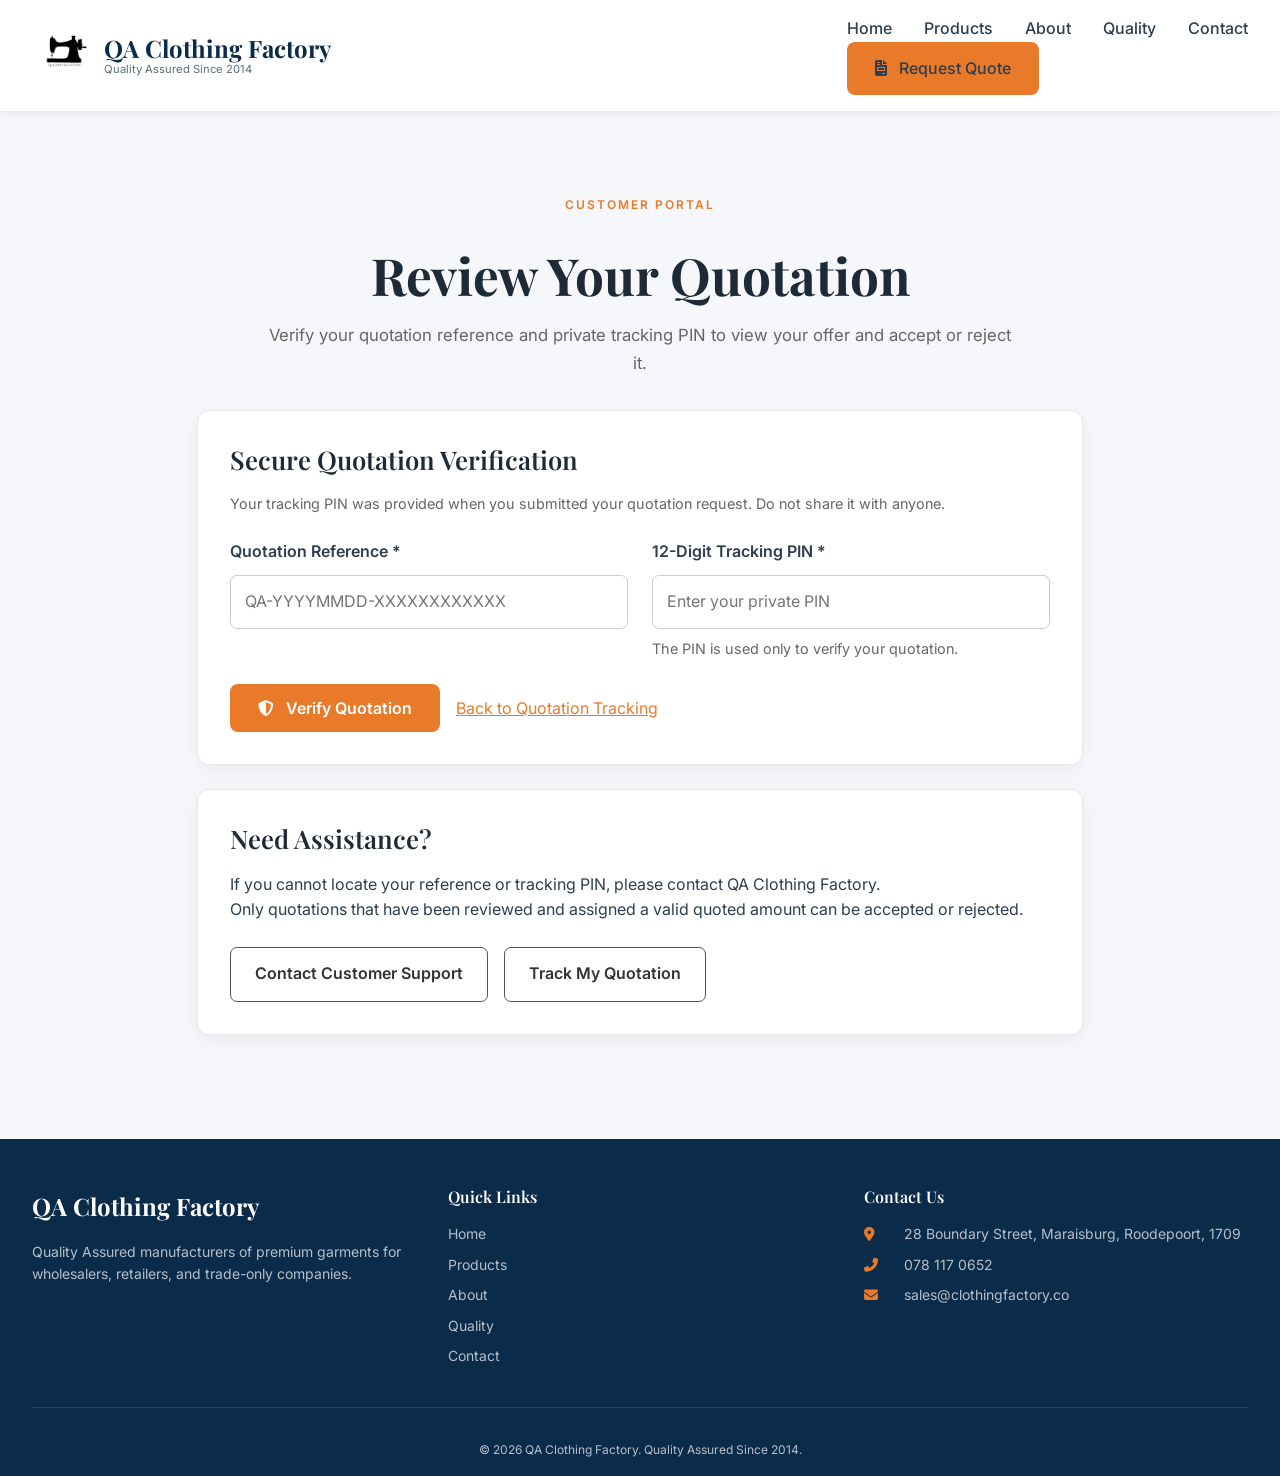
<file: customer-website/quotation-decision.html>
<!DOCTYPE html>
<html lang="en">

<head>
    <meta charset="UTF-8">

    <meta name="viewport"
          content="width=device-width, initial-scale=1.0">

    <meta name="description"
          content="Securely review, accept, or reject your QA Clothing Factory quotation using your reference number and private tracking PIN.">

    <title>
        Quotation Decision | QA Clothing Factory
    </title>

    <link
        href="https://fonts.googleapis.com/css2?family=Inter:wght@400;500;600;700&family=Playfair+Display:wght@500;600;700&display=swap"
        rel="stylesheet">

    <link
        href="https://cdnjs.cloudflare.com/ajax/libs/font-awesome/6.4.0/css/all.min.css"
        rel="stylesheet">

    <link href="css/style.css" rel="stylesheet">

    <style>
        .portal {
            padding: 5rem 0;
            min-height: 75vh;
            background: var(--gray-bg, #f7f7f7);
        }

        .portal .container {
            max-width: 950px;
        }

        .portal-heading {
            text-align: center;
            margin-bottom: 2rem;
        }

        .portal-heading h1 {
            margin: 0.75rem 0;
        }

        .portal-heading p {
            color: #666;
            line-height: 1.7;
        }

        .portal-card {
            padding: 2rem;
            background: #fff;
            border: 1px solid #e5e7eb;
            border-radius: 12px;
            box-shadow: 0 5px 20px rgba(0, 0, 0, 0.05);
        }

        .portal-form {
            margin-top: 1.5rem;
        }

        .portal-fields {
            display: grid;
            grid-template-columns: 1fr 1fr;
            gap: 1.5rem;
        }

        .portal-fields label {
            display: block;
            margin-bottom: 0.6rem;
            font-weight: 600;
        }

        .portal-fields input {
            display: block;
            width: 100%;
            padding: 0.85rem;
            border: 1px solid #ccc;
            border-radius: 7px;
            font-family: inherit;
            font-size: 1rem;
        }

        .portal-fields input:focus {
            outline: 2px solid var(--accent, #e87a2a);
            outline-offset: 1px;
        }

        .portal-hint {
            margin-top: 0.5rem;
            color: #666;
            font-size: 0.9rem;
            line-height: 1.6;
        }

        .portal-message {
            padding: 1rem;
            margin-bottom: 1.5rem;
            border-radius: 8px;
            background: #eef5ff;
            color: #153e75;
            line-height: 1.6;
        }

        .portal-message.error {
            background: #ffebee;
            color: #b71c1c;
        }

        .portal-actions {
            display: flex;
            flex-wrap: wrap;
            align-items: center;
            gap: 1rem;
            margin-top: 1.5rem;
        }

        .portal-actions button,
        .portal-actions a {
            font-family: inherit;
        }

        .portal-actions button {
            cursor: pointer;
        }

        .portal-actions button:disabled {
            cursor: not-allowed;
            opacity: 0.5;
        }

        .portal-link {
            color: var(--accent, #c65e12);
            text-decoration: underline;
        }

        .portal-outline {
            display: inline-block;
            padding: 0.85rem 1.5rem;
            border: 1px solid #555;
            border-radius: 7px;
            background: #fff;
            color: #333;
            font-weight: 600;
            text-decoration: none;
        }

        #decisionVerified {
            margin-top: 2rem;
            padding-top: 2rem;
            border-top: 1px solid #e5e7eb;
        }

        #decisionVerified h2 {
            margin-bottom: 1rem;
        }

        .portal-details {
            display: grid;
            grid-template-columns: 1fr 1fr;
            gap: 1.25rem;
            margin: 1.5rem 0;
        }

        .portal-details dt {
            margin-bottom: 0.35rem;
            font-weight: 600;
            color: #444;
        }

        .portal-details dd {
            margin: 0;
            color: #222;
            overflow-wrap: anywhere;
        }

        .decision-warning {
            margin-top: 1.5rem;
            padding: 1rem;
            background: #fff8e1;
            border-left: 4px solid #f9a825;
            border-radius: 6px;
            color: #5d4037;
            line-height: 1.7;
        }

        @media (max-width: 768px) {
            .portal {
                padding: 3rem 0;
            }

            .portal-card {
                padding: 1.5rem;
            }

            .portal-fields,
            .portal-details {
                grid-template-columns: 1fr;
            }

            .portal-actions {
                flex-direction: column;
                align-items: stretch;
            }

            .portal-actions button,
            .portal-actions a {
                text-align: center;
            }
        }
    </style>
</head>

<body>

    <!-- HEADER -->

    <header class="header">
        <div class="container">

            <div class="logo">
                <a href="index.html">

                    <span class="logo-icon">
                        <img
                            src="images/logo/logo.jpeg"
                            width="60"
                            height="60"
                            alt="QA Clothing Factory logo">
                    </span>

                    <div class="logo-text">
                        <strong>QA</strong> Clothing Factory
                        <small>
                            Quality Assured Since 2014
                        </small>
                    </div>

                </a>
            </div>

            <button
                aria-label="Menu"
                class="mobile-menu-btn"
                type="button">
                <i class="fas fa-bars"></i>
            </button>

            <nav class="navigation">
                <ul>
                    <li>
                        <a href="index.html">Home</a>
                    </li>

                    <li>
                        <a href="products.html">Products</a>
                    </li>

                    <li>
                        <a href="about.html">About</a>
                    </li>

                    <li>
                        <a href="quality.html">Quality</a>
                    </li>

                    <li>
                        <a href="contact.html">Contact</a>
                    </li>
                </ul>

                <a
                    class="btn-primary"
                    href="contact.html">
                    <i class="fas fa-file-invoice"></i>
                    Request Quote
                </a>
            </nav>

        </div>
    </header>

    <!-- MAIN CONTENT -->

    <main class="portal">
        <div class="container">

            <div class="portal-heading">

                <span class="section-tag">
                    Customer Portal
                </span>

                <h1>
                    Review Your Quotation
                </h1>

                <p>
                    Verify your quotation reference and
                    private tracking PIN to view your offer
                    and accept or reject it.
                </p>

            </div>

            <section class="portal-card">

                <h2>Secure Quotation Verification</h2>

                <p class="portal-hint">
                    Your tracking PIN was provided when
                    you submitted your quotation request.
                    Do not share it with anyone.
                </p>

                <!-- STATUS MESSAGE -->

                <div
                    id="decisionMessage"
                    class="portal-message"
                    role="status"
                    aria-live="polite"
                    hidden>
                </div>

                <!-- VERIFICATION FORM -->

                <form
                    id="decisionForm"
                    class="portal-form"
                    novalidate>

                    <div class="portal-fields">

                        <div>
                            <label for="decisionReference">
                                Quotation Reference *
                            </label>

                            <input
                                id="decisionReference"
                                name="reference"
                                type="text"
                                maxlength="40"
                                placeholder="QA-YYYYMMDD-XXXXXXXXXXXX"
                                autocomplete="off"
                                required>
                        </div>

                        <div>
                            <label for="decisionTrackingPin">
                                12-Digit Tracking PIN *
                            </label>

                            <input
                                id="decisionTrackingPin"
                                name="trackingPin"
                                type="password"
                                inputmode="numeric"
                                pattern="[0-9]{12}"
                                minlength="12"
                                maxlength="12"
                                autocomplete="off"
                                placeholder="Enter your private PIN"
                                required>

                            <p class="portal-hint">
                                The PIN is used only to
                                verify your quotation.
                            </p>
                        </div>

                    </div>

                    <div class="portal-actions">

                        <button
                            class="btn-primary"
                            type="submit">
                            <i
                                class="fas fa-shield-alt"
                                aria-hidden="true"></i>
                            Verify Quotation
                        </button>

                        <a
                            class="portal-link"
                            href="track-quotation.html">
                            Back to Quotation Tracking
                        </a>

                    </div>

                </form>

                <!-- VERIFIED QUOTATION OFFER -->

                <div
                    id="decisionVerified"
                    hidden>

                    <h2>Your Quotation Offer</h2>

                    <p>
                        Review the quotation details and
                        quoted amount before submitting
                        your decision.
                    </p>

                    <dl
                        id="decisionDetails"
                        class="portal-details">
                    </dl>

                    <div class="decision-warning">

                        <strong>Important:</strong>

                        Accepting or rejecting a quotation
                        records your decision with
                        QA Clothing Factory.

                        Please review the quoted amount
                        carefully before continuing.

                        A confirmation will be requested
                        before your decision is submitted.

                    </div>

                    <div class="portal-actions">

                        <button
                            class="btn-primary"
                            id="acceptQuote"
                            type="button"
                            disabled>
                            <i
                                class="fas fa-check-circle"
                                aria-hidden="true"></i>
                            Accept Quotation
                        </button>

                        <button
                            class="portal-outline"
                            id="declineQuote"
                            type="button"
                            disabled>
                            <i
                                class="fas fa-times-circle"
                                aria-hidden="true"></i>
                            Reject Quotation
                        </button>

                    </div>

                </div>

            </section>

            <!-- HELP SECTION -->

            <section
                class="portal-card"
                style="margin-top: 1.5rem;">

                <h2>Need Assistance?</h2>

                <p>
                    If you cannot locate your reference
                    or tracking PIN, please contact
                    QA Clothing Factory.
                </p>

                <p>
                    Only quotations that have been
                    reviewed and assigned a valid
                    quoted amount can be accepted
                    or rejected.
                </p>

                <div class="portal-actions">

                    <a
                        class="portal-outline"
                        href="contact.html">
                        Contact Customer Support
                    </a>

                    <a
                        class="portal-outline"
                        href="track-quotation.html">
                        Track My Quotation
                    </a>

                </div>

            </section>

        </div>
    </main>

    <!-- FOOTER -->

    <footer class="footer">
        <div class="container">

            <div class="footer-grid">

                <div class="footer-about">

                    <div class="footer-logo">
                        <strong>QA</strong> Clothing Factory
                    </div>

                    <p>
                        Quality Assured manufacturers of
                        premium garments for wholesalers,
                        retailers, and trade-only companies.
                    </p>

                </div>

                <div class="footer-links">

                    <h4>Quick Links</h4>

                    <ul>
                        <li>
                            <a href="index.html">Home</a>
                        </li>

                        <li>
                            <a href="products.html">Products</a>
                        </li>

                        <li>
                            <a href="about.html">About</a>
                        </li>

                        <li>
                            <a href="quality.html">Quality</a>
                        </li>

                        <li>
                            <a href="contact.html">Contact</a>
                        </li>
                    </ul>

                </div>

                <div class="footer-contact">

                    <h4>Contact Us</h4>

                    <ul class="contact-info">

                        <li>
                            <i class="fas fa-map-marker-alt"></i>
                            28 Boundary Street, Maraisburg,
                            Roodepoort, 1709
                        </li>

                        <li>
                            <i class="fas fa-phone-alt"></i>

                            <a href="tel:0781170652">
                                078 117 0652
                            </a>
                        </li>

                        <li>
                            <i class="fas fa-envelope"></i>

                            <a href="mailto:sales@clothingfactory.co">
                                sales@clothingfactory.co
                            </a>
                        </li>

                    </ul>

                </div>

            </div>

            <div class="footer-bottom">
                <p>
                    &copy; 2026 QA Clothing Factory.
                    Quality Assured Since 2014.
                </p>
            </div>

        </div>
    </footer>

    <!-- JAVASCRIPT -->

    <script src="js/main.js"></script>

    <script src="js/customer-portal.js"></script>

</body>
</html>
</file>
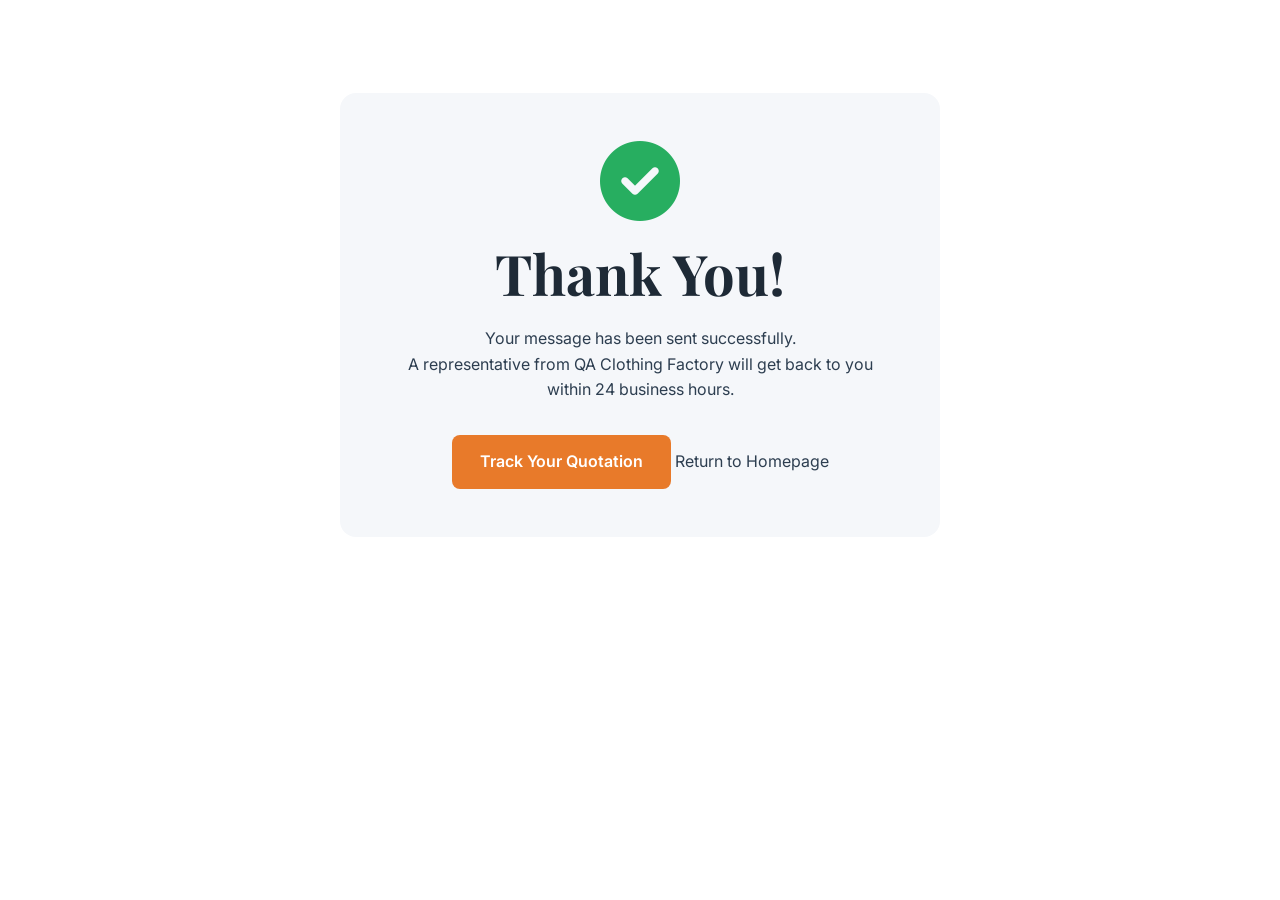
<file: customer-website/thank-you.html>
<!DOCTYPE html>

<html lang="en">
<head>
<meta charset="utf-8"/>
<meta content="width=device-width, initial-scale=1.0" name="viewport"/>
<title>Thank You - QA Clothing Factory</title>
<link href="https://fonts.googleapis.com/css2?family=Inter:opsz,wght@14..32,100..900&amp;family=Playfair+Display:wght@400;500;600;700;800;900&amp;display=swap" rel="stylesheet"/>
<link href="https://cdnjs.cloudflare.com/ajax/libs/font-awesome/6.4.0/css/all.min.css" rel="stylesheet"/>
<link href="css/style.css" rel="stylesheet"/>
<style>
        .thankyou-container {
            min-height: 70vh;
            display: flex;
            align-items: center;
            justify-content: center;
            text-align: center;
            padding: 4rem 2rem;
        }
        
        .thankyou-card {
            background: var(--gray-bg);
            padding: 3rem;
            border-radius: var(--border-radius-lg);
            max-width: 600px;
            margin: 0 auto;
        }
        
        .thankyou-card i {
            font-size: 5rem;
            color: var(--success);
            margin-bottom: 1rem;
        }
        
        .thankyou-card h1 {
            margin-bottom: 1rem;
        }
        
        .btn-back {
            display: inline-block;
            margin-top: 2rem;
        }
    </style>
</head>
<body>
<div class="thankyou-container">
<div class="thankyou-card">
<i class="fas fa-check-circle"></i>
<h1>Thank You!</h1>
<p id="confirmation-message">Your message has been sent successfully.</p>
<p id="quote-reference" style="display:none;overflow-wrap:anywhere"></p>
<p>A representative from QA Clothing Factory will get back to you within 24 business hours.</p>
<a class="btn-primary btn-back" href="track-quotation.html" id="track-quote-link">Track Your Quotation</a> <a class="btn-back" href="index.html">Return to Homepage</a>
</div>
</div>
<script>
      (function () {
        const params = new URLSearchParams(window.location.search);
        const reference = params.get('reference');
        if (params.get('type') !== 'quote' || !/^QA-[0-9]{8}-[A-Z0-9]{12}$/.test(reference || '')) return;
        document.getElementById('confirmation-message').textContent =
          'Your quotation request has been submitted successfully.';
        const display = document.getElementById('quote-reference');
        display.style.display = 'block';
        display.textContent = 'Your quotation reference: ' + reference;
        document.getElementById('track-quote-link').href = 'track-quotation.html?reference=' + encodeURIComponent(reference);
      })();
    </script>
</body>
</html>
</file>
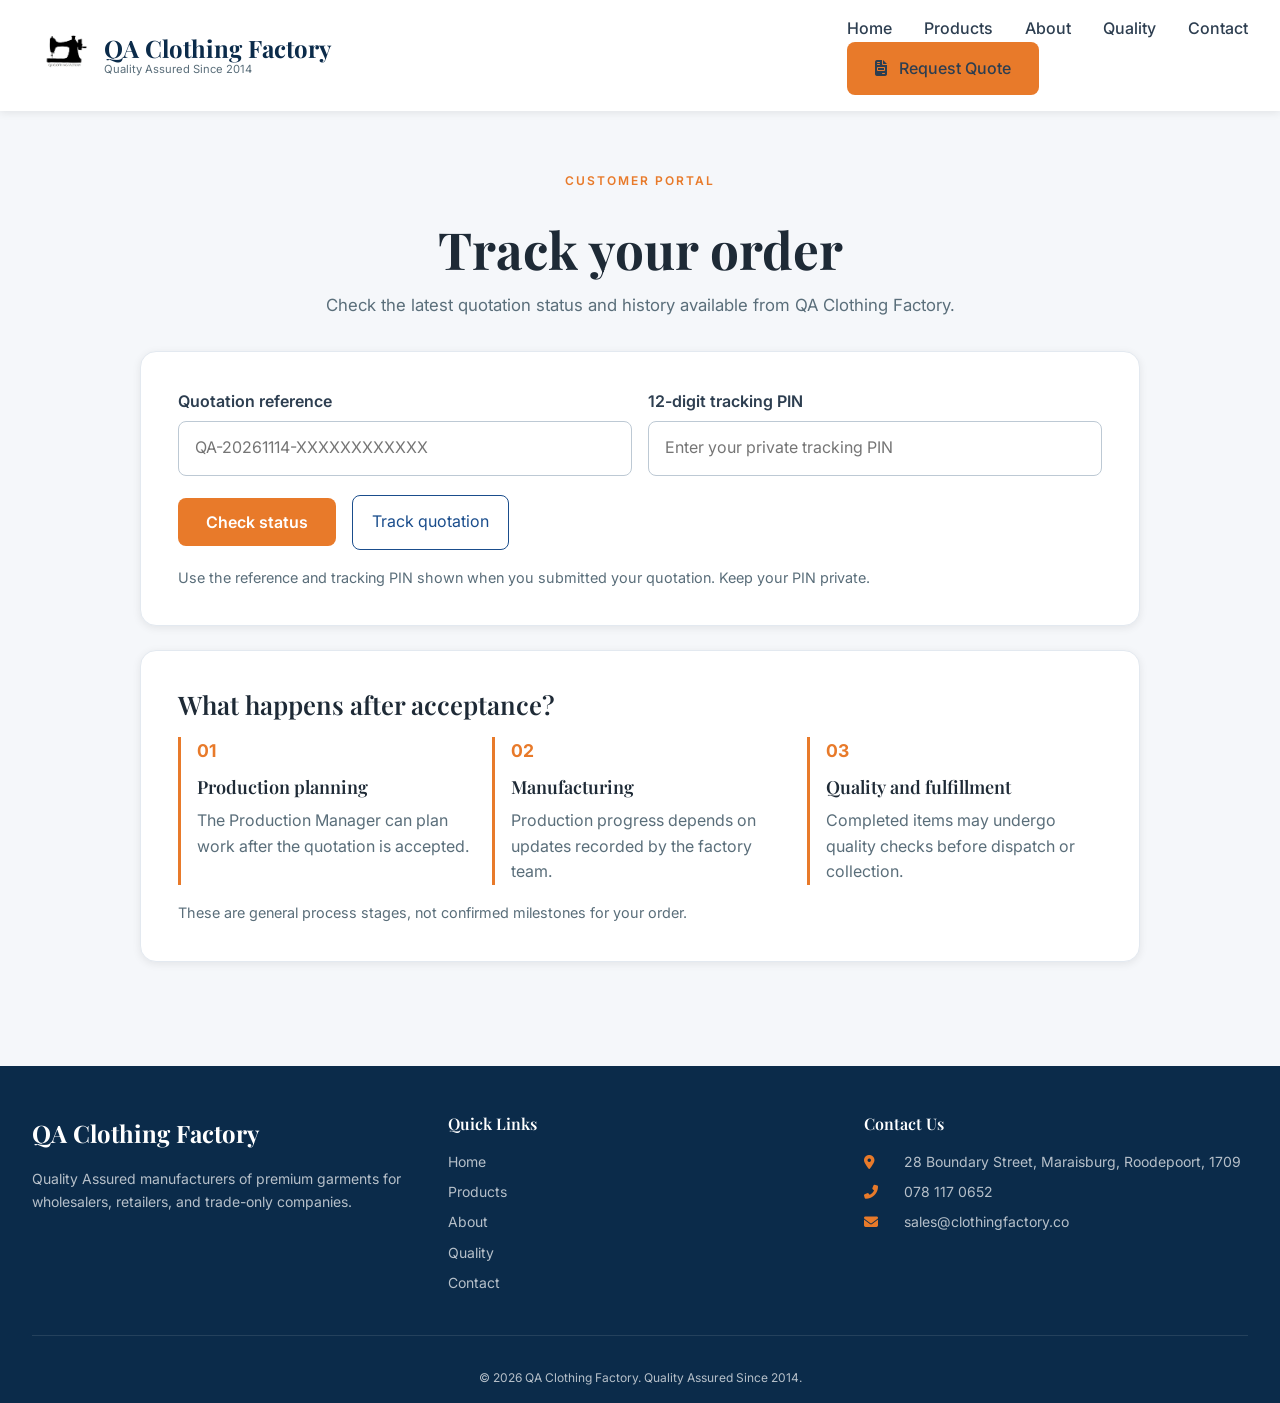
<file: customer-website/track-order.html>
<!DOCTYPE html>
<html lang="en">
<head>
  <meta charset="utf-8">
  <meta name="viewport" content="width=device-width, initial-scale=1.0">
  <meta name="description" content="Track your QA Clothing Factory quotation status using your reference and private tracking PIN.">
  <title>Track Order | QA Clothing Factory</title>
  <link href="https://fonts.googleapis.com/css2?family=Inter:wght@400;500;600;700&amp;family=Playfair+Display:wght@500;600;700&amp;display=swap" rel="stylesheet">
  <link href="https://cdnjs.cloudflare.com/ajax/libs/font-awesome/6.4.0/css/all.min.css" rel="stylesheet">
  <link href="css/style.css" rel="stylesheet">
</head>
<body>
<header class="header">
  <div class="container">
    <div class="logo"><a href="index.html"><span class="logo-icon"><img src="images/logo/logo.jpeg" width="60" height="60" alt="QA Clothing Factory logo"></span><div class="logo-text"><strong>QA</strong> Clothing Factory<small>Quality Assured Since 2014</small></div></a></div>
    <button class="mobile-menu-btn" aria-label="Menu" type="button"><i class="fas fa-bars"></i></button>
    <nav class="navigation"><ul><li><a href="index.html">Home</a></li><li><a href="products.html">Products</a></li><li><a href="about.html">About</a></li><li><a href="quality.html">Quality</a></li><li><a href="contact.html">Contact</a></li></ul><a class="btn-primary" href="contact.html"><i class="fas fa-file-invoice"></i> Request Quote</a></nav>
  </div>
</header>
<main class="portal">
  <div class="container">
    <div class="portal-heading"><span class="section-tag">Customer portal</span><h1>Track your order</h1><p>Check the latest quotation status and history available from QA Clothing Factory.</p></div>
    <form class="portal-card portal-form" id="orderLookup" novalidate>
      <div class="portal-fields">
        <div><label for="orderReference">Quotation reference</label><input id="orderReference" name="reference" autocomplete="off" maxlength="40" placeholder="QA-20261114-XXXXXXXXXXXX" required></div>
        <div><label for="orderTrackingPin">12-digit tracking PIN</label><input id="orderTrackingPin" name="trackingPin" type="password" inputmode="numeric" pattern="[0-9]{12}" minlength="12" maxlength="12" autocomplete="off" placeholder="Enter your private tracking PIN" required></div>
      </div>
      <div class="portal-actions"><button class="btn-primary" id="orderTrackButton" type="submit">Check status</button><a class="portal-outline" href="track-quotation.html">Track quotation</a></div>
      <p class="portal-hint">Use the reference and tracking PIN shown when you submitted your quotation. Keep your PIN private.</p>
      <div class="portal-message" id="orderLookupMessage" role="status" aria-live="polite" hidden></div>
    </form>
    <section class="portal-card" id="orderResult" hidden>
      <div class="portal-card-head"><h2>Current status</h2><span class="portal-pill" id="orderBadge"></span></div>
      <dl class="portal-details" id="orderDetails"></dl>
      <h3>Quotation history</h3><ol class="portal-timeline" id="orderTimeline"></ol>
      <p class="portal-hint">This page displays quotation status and history reported by the API. Manufacturing, dispatch, and delivery milestones are not shown unless they are available from the system.</p>
    </section>
    <section class="portal-card"><h2>What happens after acceptance?</h2><div class="portal-steps"><div><strong>01</strong><h3>Production planning</h3><p>The Production Manager can plan work after the quotation is accepted.</p></div><div><strong>02</strong><h3>Manufacturing</h3><p>Production progress depends on updates recorded by the factory team.</p></div><div><strong>03</strong><h3>Quality and fulfillment</h3><p>Completed items may undergo quality checks before dispatch or collection.</p></div></div><p class="portal-hint">These are general process stages, not confirmed milestones for your order.</p></section>
  </div>
</main>
<footer class="footer"><div class="container"><div class="footer-grid"><div class="footer-about"><div class="footer-logo"><strong>QA</strong> Clothing Factory</div><p>Quality Assured manufacturers of premium garments for wholesalers, retailers, and trade-only companies.</p></div><div class="footer-links"><h4>Quick Links</h4><ul><li><a href="index.html">Home</a></li><li><a href="products.html">Products</a></li><li><a href="about.html">About</a></li><li><a href="quality.html">Quality</a></li><li><a href="contact.html">Contact</a></li></ul></div><div class="footer-contact"><h4>Contact Us</h4><ul class="contact-info"><li><i class="fas fa-map-marker-alt"></i> 28 Boundary Street, Maraisburg, Roodepoort, 1709</li><li><i class="fas fa-phone-alt"></i> <a href="tel:0781170652">078 117 0652</a></li><li><i class="fas fa-envelope"></i> <a href="mailto:sales@clothingfactory.co">sales@clothingfactory.co</a></li></ul></div></div><div class="footer-bottom"><p>&copy; 2026 QA Clothing Factory. Quality Assured Since 2014.</p></div></div></footer>
<script src="js/main.js"></script>
<script src="js/customer-portal.js"></script>
</body>
</html>
</file>
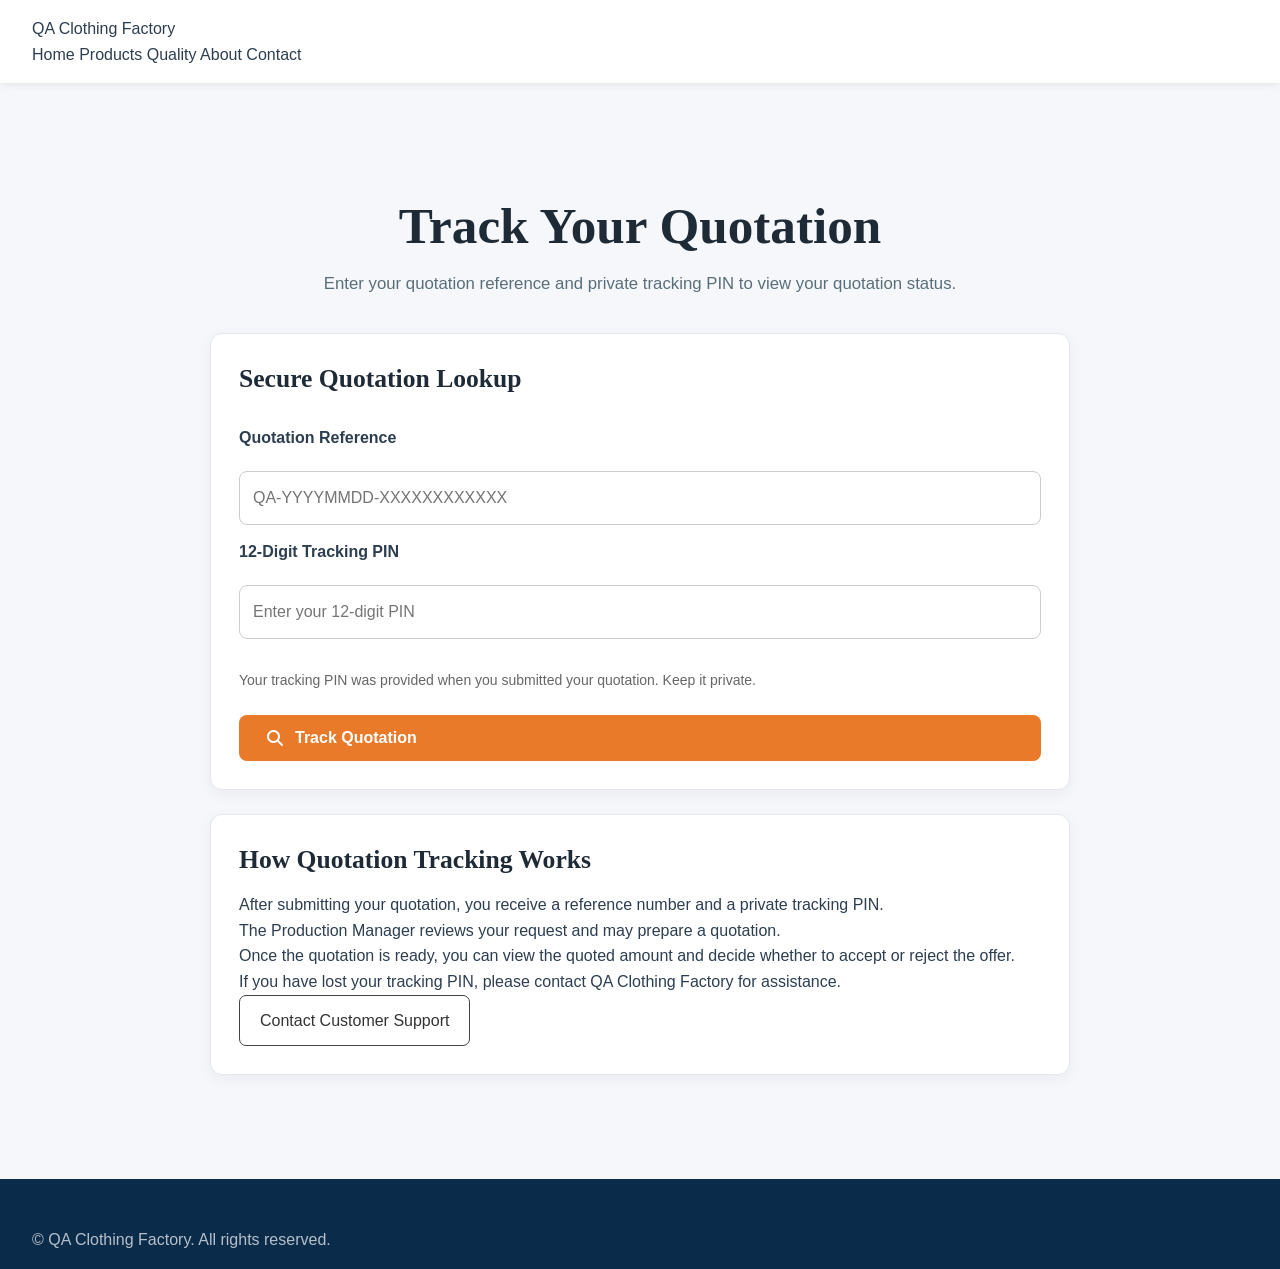
<file: customer-website/track-quotation.html>
<!DOCTYPE html>
<html lang="en">
<head>
    <meta charset="UTF-8">

    <meta name="viewport"
          content="width=device-width, initial-scale=1.0">

    <title>
        Track Your Quotation | QA Clothing Factory
    </title>

    <meta name="description"
          content="Track your QA Clothing Factory quotation securely using your quotation reference and private tracking PIN.">

    <link rel="stylesheet" href="css/style.css">

    <link rel="stylesheet"
          href="https://cdnjs.cloudflare.com/ajax/libs/font-awesome/6.5.1/css/all.min.css">

    <style>
        .portal {
            padding: 100px 0 80px;
            min-height: 75vh;
        }

        .portal-container {
            max-width: 900px;
            margin: 0 auto;
            padding: 0 20px;
        }

        .portal-heading {
            text-align: center;
            margin-bottom: 35px;
        }

        .portal-heading h1 {
            margin-bottom: 12px;
        }

        .portal-card {
            background: #fff;
            border: 1px solid #e5e7eb;
            border-radius: 12px;
            padding: 28px;
            margin-bottom: 24px;
            box-shadow: 0 4px 15px rgba(0, 0, 0, .05);
        }

        .portal-form {
            display: flex;
            flex-direction: column;
            gap: 14px;
        }

        .portal-form label {
            font-weight: 600;
        }

        .portal-form input {
            width: 100%;
            padding: 13px;
            border: 1px solid #ccc;
            border-radius: 8px;
            font-size: 16px;
        }

        .portal-form button {
            margin-top: 10px;
            cursor: pointer;
        }

        .portal-hint {
            color: #666;
            font-size: 14px;
            line-height: 1.6;
        }

        .portal-message {
            padding: 14px;
            margin-top: 15px;
            border-radius: 8px;
            background: #eef5ff;
            color: #153e75;
        }

        .portal-message.error {
            background: #ffebee;
            color: #b71c1c;
        }

        .portal-card-head {
            display: flex;
            align-items: center;
            justify-content: space-between;
            flex-wrap: wrap;
            gap: 12px;
        }

        .portal-pill {
            display: inline-block;
            padding: 7px 14px;
            border-radius: 20px;
            background: #e8f5e9;
            color: #1b5e20;
            font-size: 14px;
            font-weight: 600;
        }

        .portal-details {
            display: grid;
            grid-template-columns: 1fr 1fr;
            gap: 18px;
            margin-top: 22px;
        }

        .portal-details dt {
            font-weight: 600;
            color: #444;
            margin-bottom: 5px;
        }

        .portal-details dd {
            margin: 0;
            overflow-wrap: anywhere;
        }

        .portal-actions {
            margin-top: 24px;
        }

        .portal-outline {
            display: inline-block;
            padding: 12px 20px;
            border: 1px solid #444;
            border-radius: 7px;
            background: transparent;
            color: #333;
            text-decoration: none;
            cursor: pointer;
        }

        .portal-history {
            margin-top: 18px;
            padding-left: 22px;
        }

        .portal-history li {
            margin-bottom: 16px;
        }

        @media (max-width: 600px) {
            .portal {
                padding-top: 70px;
            }

            .portal-card {
                padding: 20px;
            }

            .portal-details {
                grid-template-columns: 1fr;
            }
        }
    </style>
</head>

<body>

    <header class="header">
        <div class="container">

            <nav class="navbar"
                 aria-label="Main navigation">

                <a href="index.html"
                   class="logo">
                    QA Clothing Factory
                </a>

                <div class="nav-links">
                    <a href="index.html">Home</a>
                    <a href="products.html">Products</a>
                    <a href="quality.html">Quality</a>
                    <a href="about.html">About</a>
                    <a href="contact.html">Contact</a>
                </div>

            </nav>

        </div>
    </header>

    <main class="portal">

        <div class="portal-container">

            <div class="portal-heading">
                <h1>Track Your Quotation</h1>

                <p>
                    Enter your quotation reference and
                    private tracking PIN to view your
                    quotation status.
                </p>
            </div>

            <!-- CUSTOMER VERIFICATION -->

            <form class="portal-card portal-form"
                  id="portalLookup"
                  novalidate>

                <h2>Secure Quotation Lookup</h2>

                <label for="reference">
                    Quotation Reference
                </label>

                <input
                    id="reference"
                    name="reference"
                    type="text"
                    maxlength="40"
                    placeholder="QA-YYYYMMDD-XXXXXXXXXXXX"
                    autocomplete="off"
                    required>

                <label for="trackingPin">
                    12-Digit Tracking PIN
                </label>

                <input
                    id="trackingPin"
                    name="trackingPin"
                    type="password"
                    inputmode="numeric"
                    pattern="[0-9]{12}"
                    minlength="12"
                    maxlength="12"
                    autocomplete="off"
                    placeholder="Enter your 12-digit PIN"
                    required>

                <p class="portal-hint">
                    Your tracking PIN was provided
                    when you submitted your quotation.
                    Keep it private.
                </p>

                <button
                    type="submit"
                    class="btn-primary"
                    id="trackButton">
                    <i class="fas fa-search"
                       aria-hidden="true"></i>
                    Track Quotation
                </button>

                <div
                    id="lookupMessage"
                    class="portal-message"
                    role="status"
                    aria-live="polite"
                    hidden>
                </div>

            </form>

            <!-- VERIFIED QUOTATION DETAILS -->

            <section
                class="portal-card"
                id="quoteResult"
                aria-live="polite"
                hidden>

                <div class="portal-card-head">

                    <h2>Quotation Details</h2>

                    <span
                        class="portal-pill"
                        id="quoteBadge">
                    </span>

                </div>

                <dl
                    class="portal-details"
                    id="quoteDetails">
                </dl>

                <div
                    class="portal-actions"
                    id="quoteActions"
                    hidden>

                    <p class="portal-hint">
                        Your quotation is ready for
                        review. You can accept or
                        reject the quoted offer.
                    </p>

                    <a
                        href="quotation-decision.html"
                        id="decisionLink"
                        class="btn-primary">
                        Review Quotation
                    </a>

                </div>

            </section>

            <!-- QUOTATION / ORDER HISTORY -->

            <section
                class="portal-card"
                id="historySection"
                hidden>

                <h2>Quotation &amp; Order History</h2>

                <p class="portal-hint">
                    Updates recorded by the factory
                    will appear below.
                </p>

                <ol
                    id="historyList"
                    class="portal-history">
                </ol>

            </section>

            <!-- HELP -->

            <section class="portal-card">

                <h2>How Quotation Tracking Works</h2>

                <p>
                    After submitting your quotation,
                    you receive a reference number
                    and a private tracking PIN.
                </p>

                <p>
                    The Production Manager reviews
                    your request and may prepare
                    a quotation.
                </p>

                <p>
                    Once the quotation is ready,
                    you can view the quoted amount
                    and decide whether to accept
                    or reject the offer.
                </p>

                <p>
                    If you have lost your tracking PIN,
                    please contact QA Clothing Factory
                    for assistance.
                </p>

                <a
                    href="contact.html"
                    class="portal-outline">
                    Contact Customer Support
                </a>

            </section>

        </div>

    </main>

    <footer class="footer">

        <div class="container">

            <p>
                &copy; QA Clothing Factory.
                All rights reserved.
            </p>

        </div>

    </footer>

    <script src="js/main.js"></script>
    <script src="js/customer-portal.js"></script>

</body>
</html>
</file>
<file: customer-website/css/style.css>
/* ============================================
   QA CLOTHING FACTORY - PROFESSIONAL STYLESHEET
   Variables | Reset | Layout | Components | Responsive
   ============================================ */

/* CSS Variables - Premium Design System */
:root {
    /* Colors - Professional Palette */
    --primary-dark: #0B2B4A;
    --primary: #1A4D8C;
    --primary-light: #2B6BA5;
    --accent: #E87A2A;
    --accent-dark: #C55A11;
    --accent-light: #F59E4F;
    --dark: #1E2A36;
    --gray-dark: #2D3E50;
    --gray: #5A6E7A;
    --gray-light: #8A9BA8;
    --gray-bg: #F5F7FA;
    --white: #FFFFFF;
    --success: #27AE60;
    --success-light: #D5F5E3;
    
    /* Typography */
    --font-heading: 'Playfair Display', serif;
    --font-body: 'Inter', sans-serif;
    
    /* Spacing */
    --container: 1280px;
    --section-padding: 5rem 2rem;
    --border-radius: 8px;
    --border-radius-lg: 16px;
    
    /* Shadows */
    --shadow-sm: 0 2px 8px rgba(0,0,0,0.08);
    --shadow-md: 0 8px 24px rgba(0,0,0,0.12);
    --shadow-lg: 0 16px 40px rgba(0,0,0,0.16);
    
    /* Transitions */
    --transition: all 0.3s cubic-bezier(0.4, 0, 0.2, 1);
}

/* Reset & Base */
* {
    margin: 0;
    padding: 0;
    box-sizing: border-box;
}

html {
    scroll-behavior: smooth;
}

body {
    font-family: var(--font-body);
    font-size: 16px;
    line-height: 1.6;
    color: var(--gray-dark);
    background: var(--white);
    overflow-x: hidden;
}

/* Container */
.container {
    max-width: var(--container);
    margin: 0 auto;
    padding: 0 2rem;
}

/* Typography */
h1, h2, h3, h4, h5, h6 {
    font-family: var(--font-heading);
    font-weight: 600;
    line-height: 1.3;
    color: var(--dark);
}

h1 {
    font-size: 3.5rem;
    font-weight: 700;
    margin-bottom: 1rem;
}

h2 {
    font-size: 2.5rem;
    margin-bottom: 1rem;
}

h3 {
    font-size: 1.5rem;
    margin-bottom: 0.75rem;
}

.highlight {
    color: var(--accent);
    position: relative;
}

/* Links & Buttons */
a {
    text-decoration: none;
    color: inherit;
    transition: var(--transition);
}

.btn-primary, .btn-outline, .btn-quote {
    display: inline-flex;
    align-items: center;
    gap: 0.75rem;
    padding: 0.875rem 1.75rem;
    border-radius: var(--border-radius);
    font-weight: 600;
    font-size: 1rem;
    transition: var(--transition);
    cursor: pointer;
    border: none;
    font-family: var(--font-body);
}

.btn-primary {
    background: var(--accent);
    color: var(--white);
}

.btn-primary:hover {
    background: var(--accent-dark);
    transform: translateY(-2px);
    box-shadow: var(--shadow-md);
}

.btn-outline {
    background: transparent;
    color: var(--primary-dark);
    border: 2px solid var(--primary-dark);
}

.btn-outline:hover {
    background: var(--primary-dark);
    color: var(--white);
    transform: translateY(-2px);
}

.btn-large {
    padding: 1rem 2rem;
    font-size: 1.125rem;
}

/* Header */
.header {
    position: sticky;
    top: 0;
    background: var(--white);
    box-shadow: var(--shadow-sm);
    z-index: 1000;
    padding: 1rem 0;
}

.header .container {
    display: flex;
    justify-content: space-between;
    align-items: center;
}

.logo a {
    display: flex;
    align-items: center;
    gap: 0.75rem;
}

.logo-icon {
    font-size: 2rem;
    color: var(--accent);
}

.logo-text {
    font-family: var(--font-heading);
    font-size: 1.5rem;
    font-weight: 700;
    color: var(--primary-dark);
    line-height: 1.2;
}

.logo-text small {
    display: block;
    font-size: 0.7rem;
    font-weight: 400;
    color: var(--gray);
    font-family: var(--font-body);
}

.navigation ul {
    display: flex;
    gap: 2rem;
    list-style: none;
    align-items: center;
}

.navigation a {
    font-weight: 500;
    color: var(--gray-dark);
}

.navigation a:hover,
.navigation a.active {
    color: var(--accent);
}

.mobile-menu-btn {
    display: none;
    background: none;
    border: none;
    font-size: 1.5rem;
    color: var(--primary-dark);
    cursor: pointer;
}

/* Hero Section */
.hero {
    position: relative;
    background: linear-gradient(135deg, var(--gray-bg) 0%, var(--white) 100%);
    padding: 5rem 0;
    overflow: hidden;
}

.hero-bg {
    position: absolute;
    top: 0;
    right: 0;
    width: 39%;
    height: 80%;
    background: url('data:image/svg+xml,<svg xmlns="http://www.w3.org/2000/svg" viewBox="0 0 100 100"><path fill="%231A4D8C" fill-opacity="0.03" d="M0,0 L100,0 L100,100 L0,100 Z"/></svg>') repeat;
    background-size: 40px;
}

.hero .container {
    position: relative;
    z-index: 1;
}

.hero-content {
    max-width: 800px;
}

.hero-badge {
    display: inline-flex;
    align-items: center;
    gap: 0.5rem;
    background: var(--success-light);
    color: var(--success);
    padding: 0.5rem 1rem;
    border-radius: 50px;
    font-size: 0.875rem;
    font-weight: 600;
    margin-bottom: 1.5rem;
}

.hero h1 {
    font-size: 3.5rem;
    margin-bottom: 1.5rem;
}

.hero-text {
    font-size: 1.125rem;
    color: var(--gray);
    margin-bottom: 2rem;
    max-width: 600px;
}

.hero-buttons {
    display: flex;
    gap: 1rem;
    margin-bottom: 3rem;
    flex-wrap: wrap;
}

.hero-stats {
    display: flex;
    gap: 3rem;
    flex-wrap: wrap;
}

.stat-number {
    font-family: var(--font-heading);
    font-size: 2rem;
    font-weight: 700;
    color: var(--primary);
}

.stat-label {
    font-size: 0.875rem;
    color: var(--gray);
}

/* Trust Badges */
.trust-badges {
    padding: 3rem 0;
    background: var(--white);
}

.badges-grid {
    display: grid;
    grid-template-columns: repeat(auto-fit, minmax(250px, 1fr));
    gap: 2rem;
}

.badge {
    text-align: center;
    padding: 1.5rem;
}

.badge i {
    font-size: 2.5rem;
    color: var(--accent);
    margin-bottom: 1rem;
}

.badge h3 {
    font-size: 1.125rem;
    margin-bottom: 0.5rem;
}

.badge p {
    font-size: 0.875rem;
    color: var(--gray);
}

/* Section Header */
.section-header {
    text-align: center;
    margin-bottom: 3rem;
}

.section-tag {
    display: inline-block;
    font-size: 0.75rem;
    text-transform: uppercase;
    letter-spacing: 2px;
    color: var(--accent);
    font-weight: 600;
    margin-bottom: 1rem;
}

.section-header h2 {
    font-size: 2.5rem;
    margin-bottom: 1rem;
}

.section-header p {
    color: var(--gray);
    max-width: 600px;
    margin: 0 auto;
}

/* Services Section */
.services {
    padding: var(--section-padding);
    background: var(--gray-bg);
}

.services-grid {
    display: grid;
    grid-template-columns: repeat(auto-fit, minmax(350px, 1fr));
    gap: 2rem;
}

.service-card {
    background: var(--white);
    padding: 2rem;
    border-radius: var(--border-radius-lg);
    box-shadow: var(--shadow-sm);
    transition: var(--transition);
    text-align: center;
}

.service-card:hover {
    transform: translateY(-5px);
    box-shadow: var(--shadow-md);
}

.service-icon {
    width: 70px;
    height: 70px;
    background: linear-gradient(135deg, var(--primary-light), var(--primary));
    border-radius: 50%;
    display: flex;
    align-items: center;
    justify-content: center;
    margin: 0 auto 1.5rem;
}

.service-icon i {
    font-size: 2rem;
    color: var(--white);
}

.service-card h3 {
    margin-bottom: 1rem;
}

.service-card p {
    color: var(--gray);
    font-size: 0.9375rem;
}

/* Process Section */
.process {
    padding: var(--section-padding);
    background: var(--white);
}

.process-steps {
    display: grid;
    grid-template-columns: repeat(auto-fit, minmax(250px, 1fr));
    gap: 2rem;
    text-align: center;
}

.step {
    position: relative;
    padding: 2rem;
}

.step-number {
    font-family: var(--font-heading);
    font-size: 3rem;
    font-weight: 700;
    color: var(--gray-bg);
    position: absolute;
    top: 0;
    left: 50%;
    transform: translateX(-50%);
    z-index: 0;
}

.step-icon {
    width: 80px;
    height: 80px;
    background: var(--primary);
    border-radius: 50%;
    display: flex;
    align-items: center;
    justify-content: center;
    margin: 0 auto 1rem;
    position: relative;
    z-index: 1;
}

.step-icon i {
    font-size: 2rem;
    color: var(--white);
}

.step h3 {
    margin: 1rem 0 0.5rem;
    position: relative;
    z-index: 1;
}

.step p {
    color: var(--gray);
    font-size: 0.875rem;
}

/* Testimonials */
.testimonials {
    padding: var(--section-padding);
    background: var(--gray-bg);
}

.testimonials-grid {
    display: grid;
    grid-template-columns: repeat(auto-fit, minmax(300px, 1fr));
    gap: 2rem;
}

.testimonial-card {
    background: var(--white);
    padding: 2rem;
    border-radius: var(--border-radius-lg);
    box-shadow: var(--shadow-sm);
    position: relative;
}

.testimonial-card i.fa-quote-left {
    font-size: 2rem;
    color: var(--accent-light);
    opacity: 0.5;
    margin-bottom: 1rem;
}

.testimonial-card p {
    margin-bottom: 1.5rem;
    font-style: italic;
}

.client strong {
    display: block;
    color: var(--dark);
}

.client span {
    font-size: 0.75rem;
    color: var(--gray);
}

/* CTA Section */
.cta {
    padding: 4rem 0;
    background: linear-gradient(135deg, var(--primary-dark), var(--primary));
    text-align: center;
}

.cta-content h2 {
    color: var(--white);
    margin-bottom: 1rem;
}

.cta-content p {
    color: rgba(255,255,255,0.8);
    margin-bottom: 2rem;
}

.cta-content .btn-primary {
    background: var(--accent);
    color: var(--white);
}

.cta-content .btn-primary:hover {
    background: var(--accent-dark);
}

/* Footer */
.footer {
    background: var(--primary-dark);
    color: rgba(255,255,255,0.7);
    padding: 3rem 0 1rem;
}

.footer-grid {
    display: grid;
    grid-template-columns: repeat(auto-fit, minmax(250px, 1fr));
    gap: 2rem;
    margin-bottom: 2rem;
}

.footer-logo {
    font-family: var(--font-heading);
    font-size: 1.5rem;
    font-weight: 700;
    color: var(--white);
    margin-bottom: 1rem;
}

.footer-about p {
    margin-bottom: 1rem;
    font-size: 0.875rem;
}

.social-links {
    display: flex;
    gap: 1rem;
}

.social-links a {
    width: 35px;
    height: 35px;
    background: rgba(255,255,255,0.1);
    border-radius: 50%;
    display: flex;
    align-items: center;
    justify-content: center;
    transition: var(--transition);
}

.social-links a:hover {
    background: var(--accent);
    transform: translateY(-3px);
}

.footer h4 {
    color: var(--white);
    margin-bottom: 1rem;
    font-size: 1rem;
}

.footer ul {
    list-style: none;
}

.footer ul li {
    margin-bottom: 0.5rem;
    font-size: 0.875rem;
}

.footer ul li i {
    width: 20px;
    margin-right: 0.5rem;
    color: var(--accent);
}

.footer ul li a:hover {
    color: var(--accent);
}

.contact-info li {
    display: flex;
    align-items: flex-start;
    gap: 0.75rem;
}

.contact-info li i {
    margin-top: 0.25rem;
}

.footer-bottom {
    text-align: center;
    padding-top: 2rem;
    border-top: 1px solid rgba(255,255,255,0.1);
    font-size: 0.75rem;
}

/* Floating WhatsApp */
.whatsapp-float {
    position: fixed;
    bottom: 2rem;
    right: 2rem;
    background: #25D366;
    color: white;
    width: 60px;
    height: 60px;
    border-radius: 50%;
    display: flex;
    align-items: center;
    justify-content: center;
    font-size: 2rem;
    box-shadow: var(--shadow-lg);
    transition: var(--transition);
    z-index: 100;
}

.whatsapp-float:hover {
    transform: scale(1.1);
    background: #128C7E;
}

/* ============================================
   PRODUCT GALLERY STYLES
   ============================================ */

/* Product Category */
.product-category {
    padding: 3rem 0;
    border-bottom: 1px solid var(--gray-bg);
}

.product-category:last-child {
    border-bottom: none;
}

.category-header {
    display: flex;
    align-items: center;
    gap: 1rem;
    margin-bottom: 0.5rem;
}

.category-icon {
    width: 60px;
    height: 60px;
    background: linear-gradient(135deg, var(--primary-light), var(--primary));
    border-radius: 12px;
    display: flex;
    align-items: center;
    justify-content: center;
    flex-shrink: 0;
}

.category-icon i {
    font-size: 2rem;
    color: var(--white);
}

.category-header h2 {
    margin-bottom: 0;
}

.category-desc {
    color: var(--gray);
    margin-bottom: 1.5rem;
    font-size: 0.95rem;
    margin-left: 4.5rem;
}

/* Product Grid */
.product-grid {
    display: grid;
    grid-template-columns: repeat(auto-fill, minmax(280px, 1fr));
    gap: 2rem;
}

/* Product Item */
.product-item {
    background: var(--white);
    border-radius: var(--border-radius);
    overflow: hidden;
    transition: var(--transition);
    box-shadow: var(--shadow-sm);
    border: 1px solid var(--gray-bg);
    cursor: pointer;
}

.product-item:hover {
    transform: translateY(-5px);
    box-shadow: var(--shadow-md);
}

/* Product Image */
.product-image {
    width: 100%;
    height: 220px;
    overflow: hidden;
    background: var(--gray-bg);
    position: relative;
}

.product-image img {
    width: 100%;
    height: 100%;
    object-fit: cover;
    transition: var(--transition);
}

.product-item:hover .product-image img {
    transform: scale(1.05);
}

/* Gallery Badge */
.product-image .gallery-badge {
    position: absolute;
    bottom: 10px;
    right: 10px;
    background: rgba(0,0,0,0.7);
    color: white;
    padding: 0.3rem 0.8rem;
    border-radius: 20px;
    font-size: 0.75rem;
    display: flex;
    align-items: center;
    gap: 0.3rem;
    pointer-events: none;
    backdrop-filter: blur(4px);
}

.product-image .gallery-badge i {
    font-size: 0.7rem;
}

/* Overlay */
.product-image .overlay {
    position: absolute;
    top: 0;
    left: 0;
    right: 0;
    bottom: 0;
    background: rgba(0,0,0,0.3);
    display: flex;
    align-items: center;
    justify-content: center;
    opacity: 0;
    transition: var(--transition);
}

.product-item:hover .overlay {
    opacity: 1;
}

.product-image .overlay i {
    color: white;
    font-size: 2.5rem;
    background: rgba(0,0,0,0.5);
    padding: 1rem;
    border-radius: 50%;
    transition: var(--transition);
}

.product-item:hover .overlay i {
    transform: scale(1.1);
}

/* Product Info */
.product-info {
    padding: 1.25rem 1.5rem 1.5rem;
}

.product-info h3 {
    font-size: 1.1rem;
    margin-bottom: 0.25rem;
    color: var(--dark);
}

.product-info .product-tag {
    display: inline-block;
    background: var(--primary-light);
    color: var(--white);
    font-size: 0.7rem;
    font-weight: 600;
    padding: 0.2rem 0.6rem;
    border-radius: 20px;
    text-transform: uppercase;
    letter-spacing: 0.5px;
}

.product-info p {
    font-size: 0.9rem;
    color: var(--gray);
    margin: 0.5rem 0 0;
    line-height: 1.5;
}

/* Product Note */
.product-note {
    background: var(--success-light);
    border-left: 4px solid var(--success);
    padding: 1.5rem;
    margin-top: 2rem;
    border-radius: var(--border-radius);
}

/* ============================================
   LIGHTBOX / MODAL STYLES
   ============================================ */

.lightbox {
    display: none;
    position: fixed;
    top: 0;
    left: 0;
    width: 100%;
    height: 100%;
    background: rgba(0,0,0,0.92);
    z-index: 10000;
    animation: fadeIn 0.3s ease;
}

.lightbox.active {
    display: flex;
    align-items: center;
    justify-content: center;
}

@keyframes fadeIn {
    from { opacity: 0; }
    to { opacity: 1; }
}

.lightbox-content {
    background: var(--white);
    border-radius: var(--border-radius-lg);
    max-width: 900px;
    width: 90%;
    max-height: 90vh;
    position: relative;
    overflow: hidden;
    animation: slideUp 0.3s ease;
}

@keyframes slideUp {
    from { transform: translateY(50px); opacity: 0; }
    to { transform: translateY(0); opacity: 1; }
}

/* Close Button */
.close-lightbox {
    position: absolute;
    top: 15px;
    right: 20px;
    font-size: 2rem;
    color: var(--dark);
    cursor: pointer;
    z-index: 10;
    transition: var(--transition);
    background: var(--gray-bg);
    width: 40px;
    height: 40px;
    border-radius: 50%;
    display: flex;
    align-items: center;
    justify-content: center;
    line-height: 1;
}

.close-lightbox:hover {
    background: var(--primary);
    color: white;
    transform: rotate(90deg);
}

/* Lightbox Slider */
.lightbox-slider {
    display: flex;
    align-items: center;
    position: relative;
}

.slider-container {
    flex: 1;
    padding: 20px;
}

#lightbox-img {
    width: 100%;
    height: 400px;
    object-fit: contain;
    background: var(--gray-bg);
    border-radius: var(--border-radius);
}

/* Thumbnails */
.thumbnails {
    display: flex;
    gap: 10px;
    margin-top: 15px;
    overflow-x: auto;
    padding: 5px 0;
    justify-content: center;
}

.thumbnails img {
    width: 80px;
    height: 80px;
    object-fit: cover;
    border-radius: var(--border-radius);
    cursor: pointer;
    border: 3px solid transparent;
    transition: var(--transition);
}

.thumbnails img:hover {
    border-color: var(--primary);
    transform: scale(1.05);
}

.thumbnails img.active-thumb {
    border-color: var(--accent);
    box-shadow: 0 0 15px rgba(232, 122, 42, 0.3);
}

/* Slider Buttons */
.slider-btn {
    background: var(--white);
    border: none;
    width: 50px;
    height: 50px;
    border-radius: 50%;
    font-size: 1.5rem;
    cursor: pointer;
    transition: var(--transition);
    box-shadow: var(--shadow-md);
    display: flex;
    align-items: center;
    justify-content: center;
    margin: 0 10px;
    flex-shrink: 0;
    color: var(--dark);
}

.slider-btn:hover {
    background: var(--primary);
    color: white;
    transform: scale(1.1);
}

.slider-btn:disabled {
    opacity: 0.3;
    cursor: not-allowed;
    transform: none;
}

.slider-btn:disabled:hover {
    background: var(--white);
    color: var(--dark);
    transform: none;
}

/* Lightbox Info */
.lightbox-info {
    padding: 1.5rem 2rem 2rem;
    border-top: 1px solid var(--gray-bg);
}

.lightbox-info h3 {
    font-size: 1.3rem;
    margin-bottom: 0.25rem;
}

.lightbox-info p {
    color: var(--gray);
    margin-bottom: 0.5rem;
}

#lightbox-counter {
    display: inline-block;
    background: var(--gray-bg);
    padding: 0.2rem 0.8rem;
    border-radius: 20px;
    font-size: 0.85rem;
    color: var(--gray);
}

/* ============================================
   RESPONSIVE DESIGN
   ============================================ */

@media (max-width: 992px) {
    h1 {
        font-size: 2.5rem;
    }
    
    h2 {
        font-size: 2rem;
    }
    
    .hero-stats {
        gap: 1.5rem;
    }
}

@media (max-width: 768px) {
    .mobile-menu-btn {
        display: block;
    }
    
    .navigation {
        position: fixed;
        top: 70px;
        left: -100%;
        width: 100%;
        height: calc(100vh - 70px);
        background: var(--white);
        flex-direction: column;
        padding: 2rem;
        transition: var(--transition);
        z-index: 999;
    }
    
    .navigation.active {
        left: 0;
    }
    
    .navigation ul {
        flex-direction: column;
        gap: 1.5rem;
    }
    
    .hero-stats {
        justify-content: center;
    }
    
    .services-grid {
        grid-template-columns: 1fr;
    }
    
    .process-steps {
        grid-template-columns: 1fr;
    }
    
    .hero-buttons {
        justify-content: center;
    }
    
    .hero-content {
        text-align: center;
    }
    
    .hero-text {
        margin-left: auto;
        margin-right: auto;
    }
    
    /* Product Gallery Responsive */
    .product-grid {
        grid-template-columns: 1fr;
    }
    
    .product-image {
        height: 180px;
    }
    
    .category-desc {
        margin-left: 0;
    }
    
    .lightbox-content {
        width: 95%;
    }
    
    #lightbox-img {
        height: 250px;
    }
    
    .thumbnails img {
        width: 60px;
        height: 60px;
    }
    
    .slider-btn {
        width: 35px;
        height: 35px;
        font-size: 1rem;
        margin: 0 5px;
    }
    
    .lightbox-info {
        padding: 1rem;
    }
    
    .close-lightbox {
        top: 10px;
        right: 10px;
        width: 30px;
        height: 30px;
        font-size: 1.5rem;
    }
}

@media (max-width: 480px) {
    .container {
        padding: 0 1rem;
    }
    
    h1 {
        font-size: 2rem;
    }
    
    .badges-grid {
        grid-template-columns: 1fr;
    }
    
    .testimonials-grid {
        grid-template-columns: 1fr;
    }
    
    .footer-grid {
        grid-template-columns: 1fr;
    }
    
    /* Product Gallery Mobile */
    .product-image {
        height: 200px;
    }
    
    #lightbox-img {
        height: 200px;
    }
    
    .thumbnails img {
        width: 50px;
        height: 50px;
    }
    
    .slider-btn {
        width: 30px;
        height: 30px;
        font-size: 0.8rem;
        margin: 0 3px;
    }
}
/* Customer portal */
.portal{background:var(--gray-bg);padding:3.5rem 0 5rem;min-height:70vh}
.portal-heading{max-width:760px;margin:0 auto 2rem;text-align:center}
.portal-heading h1{font-size:clamp(2rem,4vw,3.2rem);margin:.6rem 0}
.portal-heading p{color:var(--gray);font-size:1.05rem}
.portal-card{background:#fff;border:1px solid #e3e9f0;border-radius:16px;box-shadow:var(--shadow-sm);padding:clamp(1.2rem,3vw,2.3rem);max-width:1000px;margin:0 auto 1.5rem}
.portal-card h2{font-size:1.6rem;margin-bottom:1rem}
.portal-card h3{font-size:1.13rem;margin:.6rem 0}
.portal-fields{display:grid;grid-template-columns:repeat(2,minmax(0,1fr));gap:1rem;margin-bottom:1.2rem}
.portal-form label{display:block;font-weight:600;margin-bottom:.4rem}
.portal-form input{width:100%;padding:.85rem 1rem;border:1px solid #bdc9d4;border-radius:8px;font:inherit}
.portal-form input:focus{outline:2px solid var(--primary);outline-offset:2px}
.portal-hint{font-size:.9rem;color:var(--gray);margin-top:1rem}
.portal-message{padding:1rem;border-radius:8px;background:#eaf2fb;color:#123e6a;margin-top:1rem}
.portal-message.error{background:#fff1f0;color:#8e1f18}
.portal-card-head{display:flex;justify-content:space-between;gap:1rem;align-items:center;flex-wrap:wrap}
.portal-pill{border-radius:999px;padding:.35rem .8rem;background:#e9f0f7;color:var(--primary-dark);font-weight:700;font-size:.85rem}
.portal-details{display:grid;grid-template-columns:repeat(2,minmax(0,1fr));gap:1rem;margin:1rem 0 1.5rem}
.portal-details div{border-bottom:1px solid #e8edf2;padding:.5rem 0}
.portal-details dt{font-size:.85rem;color:var(--gray)}
.portal-details dd{font-weight:600;overflow-wrap:anywhere}
.portal-actions{display:flex;gap:1rem;align-items:center;flex-wrap:wrap;margin-top:1.2rem}
.portal-outline{border:1px solid var(--primary);border-radius:8px;background:#fff;color:var(--primary);padding:.85rem 1.2rem;font:inherit;cursor:pointer}
.portal-outline:disabled,.portal-actions button:disabled{opacity:.5;cursor:not-allowed}
.portal-link{color:var(--primary);text-decoration:underline}
.portal-steps{display:grid;grid-template-columns:repeat(3,minmax(0,1fr));gap:1.2rem}
.portal-steps>div{border-left:3px solid var(--accent);padding-left:1rem}
.portal-steps strong{color:var(--accent);font-size:1.1rem}
.portal-steps p{color:var(--gray)}
.portal-timeline{list-style:none;border-left:3px solid var(--primary);margin:1rem 0 1.5rem 1rem;padding-left:1.5rem}
.portal-timeline li{position:relative;padding:0 0 1.5rem}
.portal-timeline li:before{content:'';position:absolute;left:-2rem;top:.35rem;width:.8rem;height:.8rem;border-radius:50%;background:var(--accent)}
.portal-timeline small{display:block;color:var(--gray)}
.portal-followup-link{display:block;margin-top:.6rem;font-weight:700;text-decoration:underline}
[hidden]{display:none!important}
@media(max-width:700px){.portal-fields,.portal-details,.portal-steps{grid-template-columns:1fr}.portal{padding:2rem 0 3rem}}

/* Customer service panels on Contact page */
.customer-services { padding: 4rem 0; background: var(--gray-bg, #f6f7f9); }
.customer-service-actions { display:grid; grid-template-columns:repeat(3,minmax(0,1fr)); gap:1rem; margin:2rem 0; }
.customer-service-trigger { display:flex; align-items:center; justify-content:center; gap:.7rem; min-height:88px; padding:1.2rem; border:1px solid #d6dce2; border-radius:12px; background:#fff; color:#263440; font:inherit; font-weight:700; cursor:pointer; text-align:center; transition:border-color .2s, box-shadow .2s; }
.customer-service-trigger:hover, .customer-service-trigger:focus-visible, .customer-service-trigger.is-active { border-color:#b88b4b; box-shadow:0 3px 14px #00000012; }
.customer-service-panel[hidden] { display:none !important; }
.customer-service-panel { background:#fff; border:1px solid #d6dce2; border-radius:12px; padding:clamp(1.25rem,3vw,2.5rem); max-width:900px; margin:0 auto; }
.customer-service-panel h3 { margin-bottom:.6rem; }
.customer-service-form { display:grid; gap:.7rem; margin-top:1.4rem; }
.customer-service-form label { font-weight:600; }
.customer-service-form input { width:100%; min-height:46px; border:1px solid #c8cdd2; border-radius:7px; padding:.75rem; font:inherit; }
.customer-service-form button { margin-top:.5rem; justify-self:start; }
.customer-service-message { padding:1rem; background:#f6f7f9; border-radius:8px; }
.customer-service-note { margin-top:1rem; font-size:.92rem; }
@media(max-width:700px) { .customer-service-actions { grid-template-columns:1fr; } .customer-service-trigger { min-height:65px; } }

/* ============================================================
   CONTACT PAGE — COMPACT PROFESSIONAL FORMS
   Applies to the existing Contact and Quotation forms without
   changing their IDs, fields, or JavaScript functionality.
   ============================================================ */
.contact-section { padding: 3rem 0; }
.contact-grid { gap: 1.5rem; align-items: start; }
.contact-section .contact-form {
    width: 100%; max-width: 760px;
    padding: clamp(1.1rem, 2.5vw, 1.75rem);
    border: 1px solid #e1e7ee; border-radius: 14px;
    background: #fff; box-shadow: 0 6px 24px rgba(11,43,74,.07);
}
.contact-section .contact-form h2,
.contact-section .contact-form h3 { font-size: clamp(1.3rem, 2vw, 1.65rem); margin-bottom: .65rem; }
.contact-section .contact-form form { display: grid; gap: 1rem; }
.contact-section .contact-form .form-row {
    display: grid; grid-template-columns: repeat(2, minmax(0, 1fr));
    gap: 1rem; margin: 0;
}
.contact-section .contact-form .form-group { min-width: 0; margin: 0; }
.contact-section .contact-form label {
    display: block; margin-bottom: .35rem;
    font-size: .88rem; font-weight: 600; color: var(--primary-dark);
}
.contact-section .contact-form input,
.contact-section .contact-form select,
.contact-section .contact-form textarea {
    display: block; width: 100%; max-width: 100%;
    min-height: 43px; padding: .65rem .8rem;
    border: 1px solid #cbd5df; border-radius: 8px;
    background: #fff; color: var(--dark); font: inherit;
    font-size: .94rem; line-height: 1.45;
}
.contact-section .contact-form textarea { min-height: 105px; resize: vertical; }
.contact-section .contact-form :is(input,select,textarea):focus-visible {
    outline: 2px solid var(--primary); outline-offset: 1px;
    border-color: var(--primary);
}
.contact-section .contact-form button[type="submit"] {
    min-height: 44px; width: auto; justify-self: start;
    padding: .7rem 1.4rem; font-size: .95rem;
}
/* Compact expandable tracking and decision panels */
.customer-services { padding: 2.5rem 0 3.5rem; }
.customer-service-actions { max-width: 900px; margin: 1.4rem auto; gap: .85rem; }
.customer-service-trigger {
    min-height: 68px; padding: .85rem 1rem;
    border-radius: 10px; color: var(--primary-dark);
}
.customer-service-trigger:is(:hover,:focus-visible,.is-active) {
    border-color: var(--accent); box-shadow: 0 3px 14px rgba(11,43,74,.09);
}
.customer-service-panel {
    max-width: 760px; padding: clamp(1rem, 2.5vw, 1.75rem);
    border-color: #e1e7ee; border-radius: 14px;
}
.customer-service-panel[hidden] { display: none !important; }
.customer-service-form { gap: .65rem; margin-top: 1rem; }
.customer-service-form input,
.customer-service-form select,
.customer-service-form textarea {
    width: 100%; min-height: 43px; padding: .65rem .8rem;
    border: 1px solid #cbd5df; border-radius: 8px; font: inherit;
}
.customer-service-form button { min-height: 44px; }
@media (max-width: 700px) {
    .contact-section { padding: 2rem 0; }
    .contact-section .contact-form { padding: 1rem; }
    .contact-section .contact-form .form-row { grid-template-columns: 1fr; }
    .contact-section .contact-form button[type="submit"] { width: 100%; justify-self: stretch; }
    .customer-service-actions { grid-template-columns: 1fr; }
    .customer-service-trigger { min-height: 58px; }
    .customer-service-panel { padding: 1rem; }
    .customer-service-form button { width: 100%; }
}
</file>
